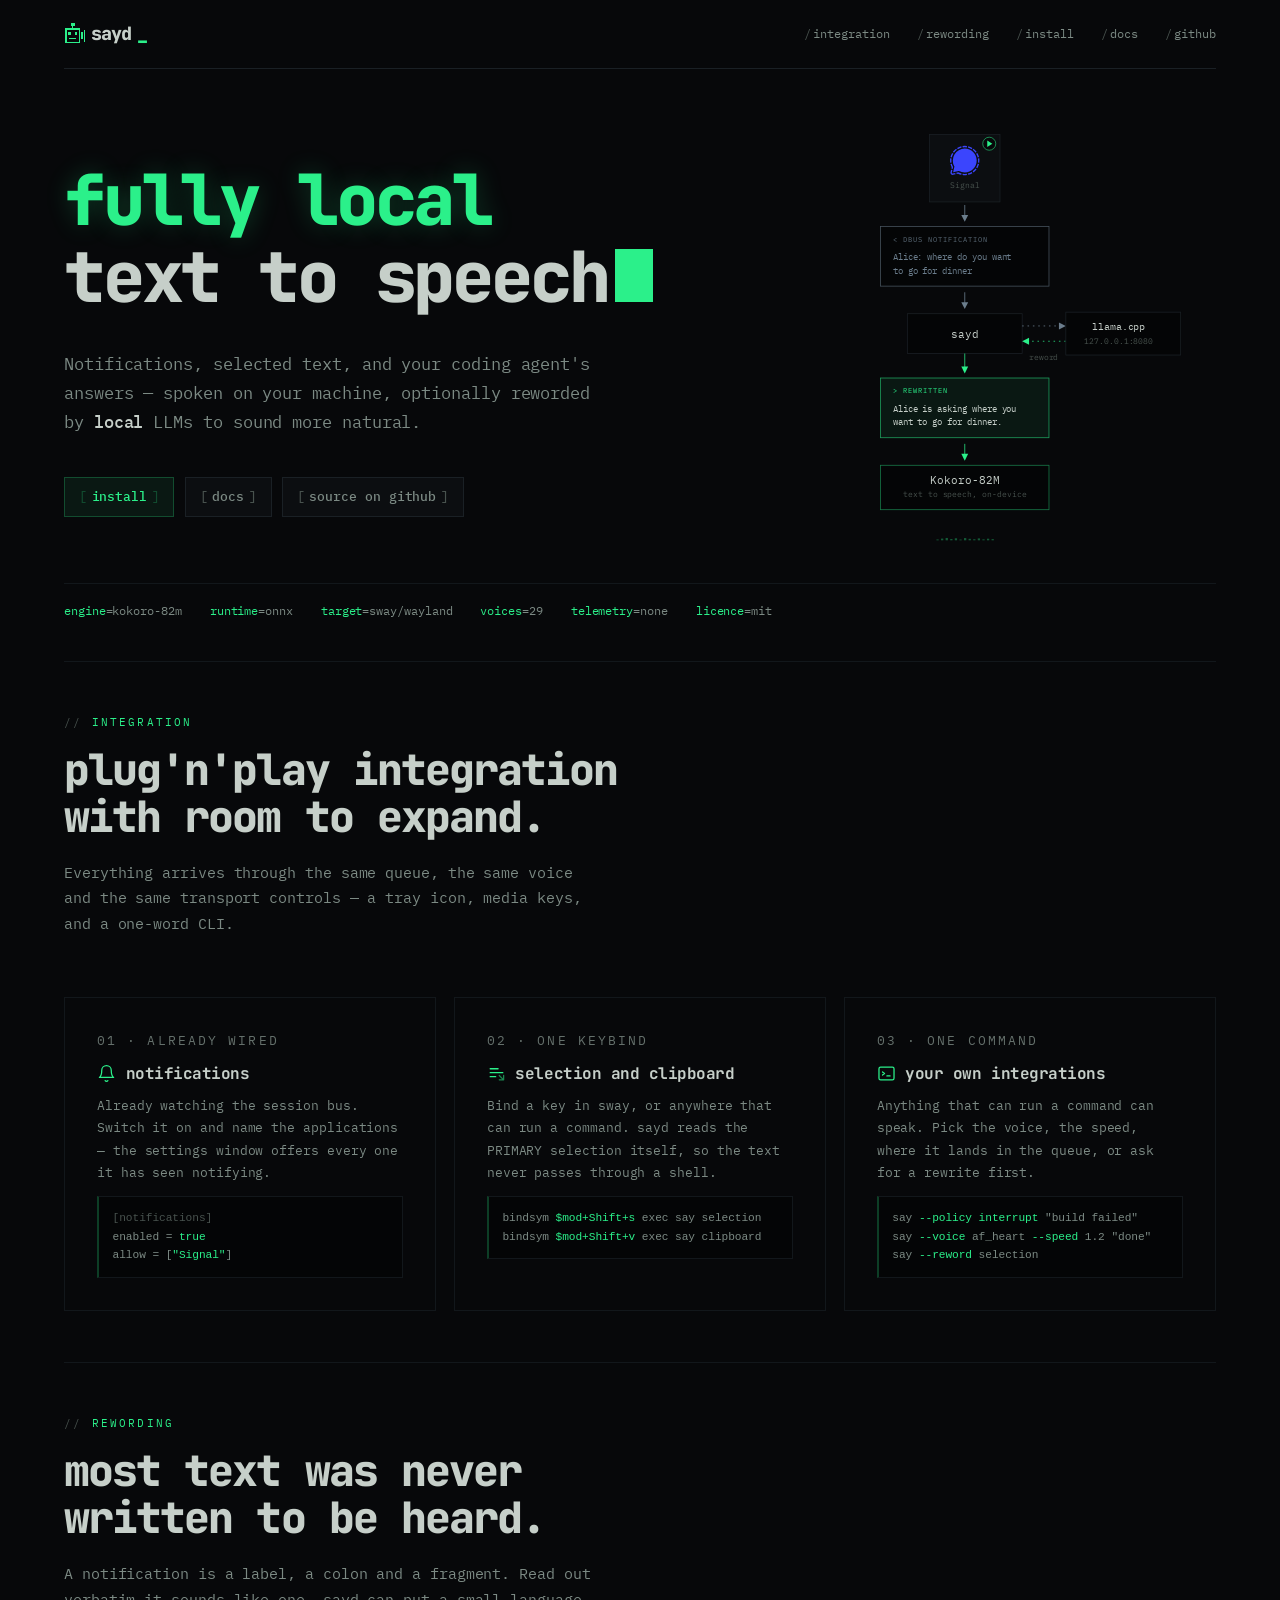
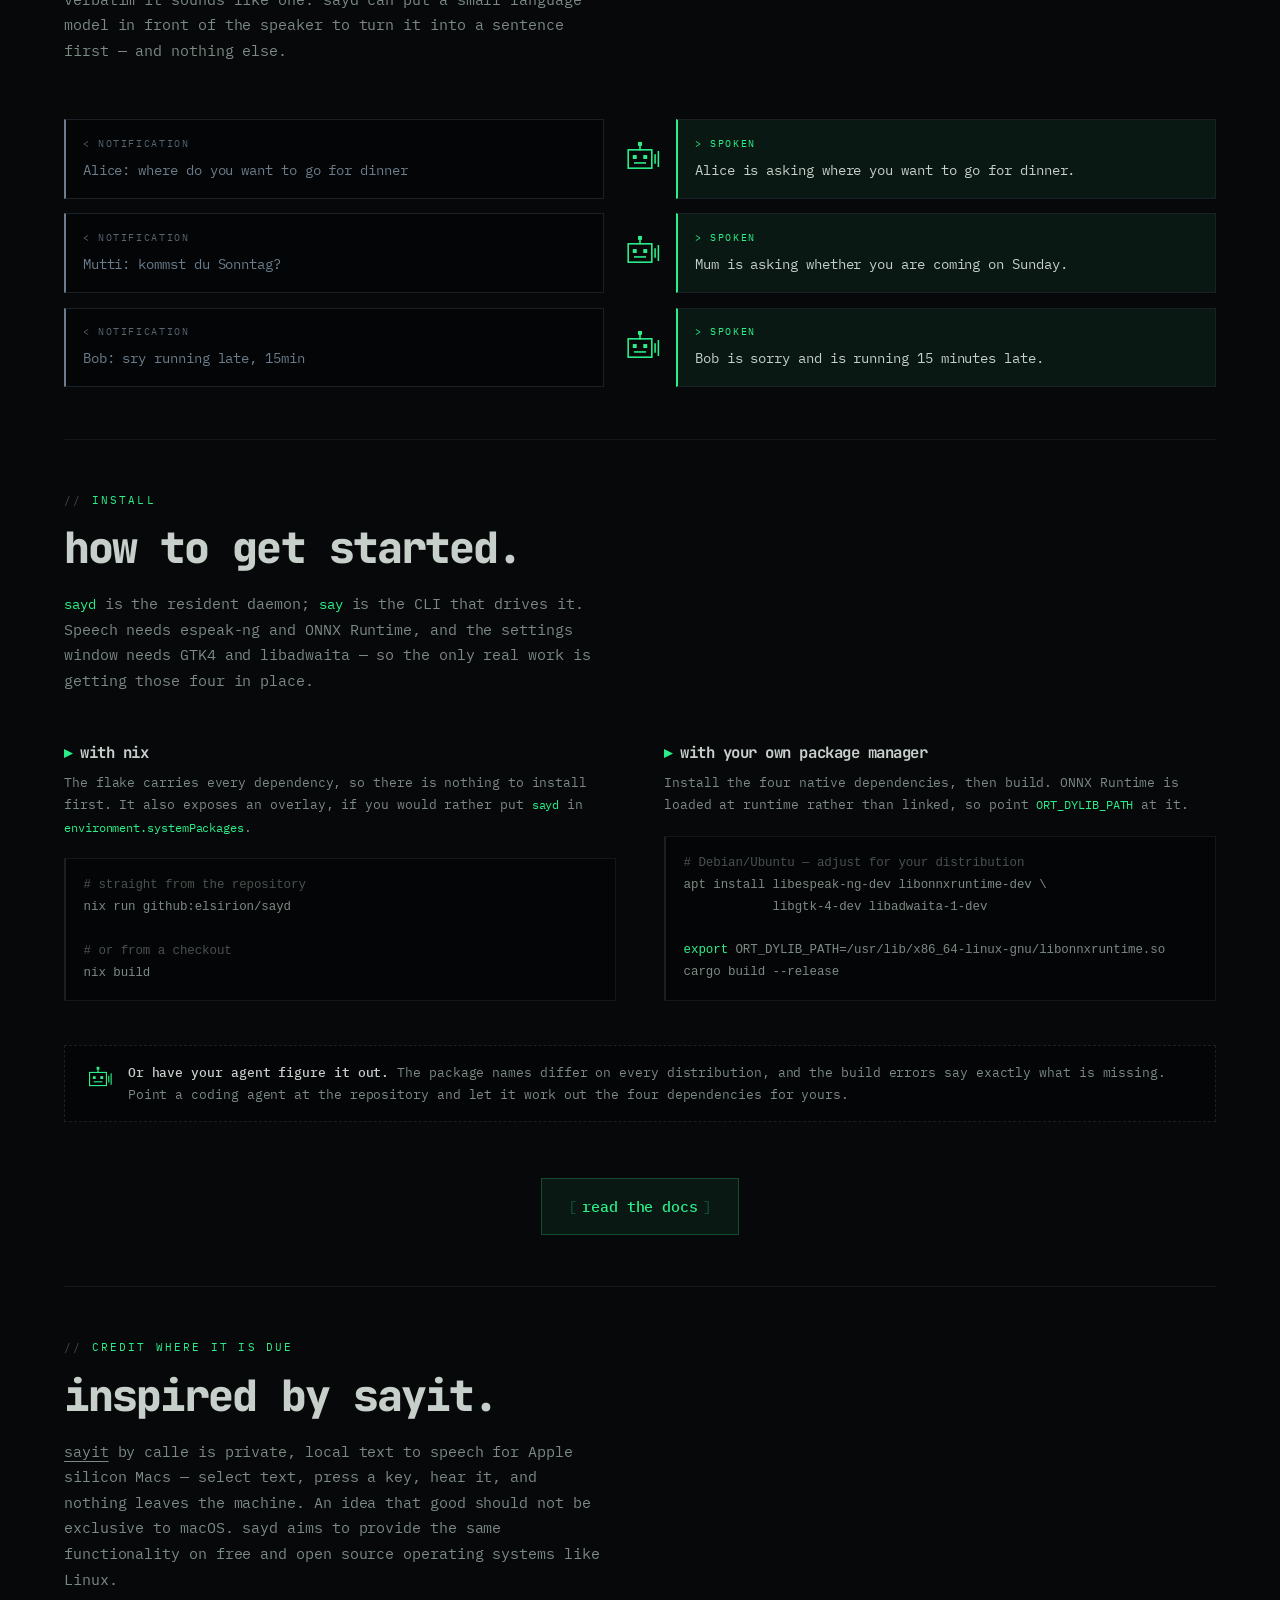
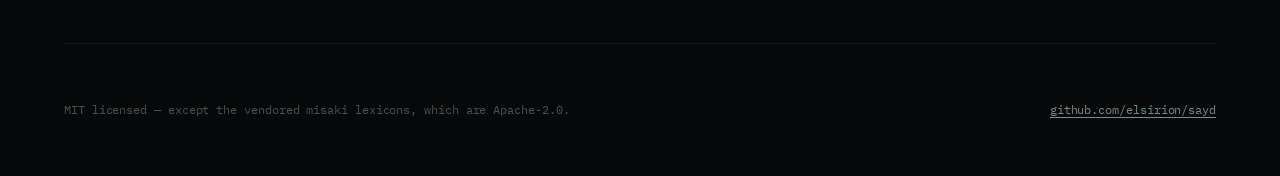
<file: site/index.html>
<!doctype html>
<html lang="en">
<head>
<meta charset="utf-8">
<meta name="viewport" content="width=device-width, initial-scale=1">
<title>sayd — fully local text to speech</title>
<meta name="description" content="Local text-to-speech for sway and Wayland. Notifications, selected text and your agent's answers, spoken on your machine.">
<meta name="color-scheme" content="dark">
<link rel="stylesheet" href="style.css">
<link rel="icon" href="icon.svg" type="image/svg+xml">
<meta property="og:title" content="sayd — fully local text to speech">
<meta property="og:description" content="Local text-to-speech for sway and Wayland. Notifications, selected text and your agent's answers, spoken on your machine.">
<meta property="og:type" content="website">
<meta property="og:url" content="https://sayd.sh/">
<meta property="og:image" content="https://sayd.sh/social-card.png">
<meta property="og:image:width" content="1200">
<meta property="og:image:height" content="630">
<meta property="og:image:alt" content="sayd — fully local text to speech. Notifications, selected text and your coding agent's answers, spoken on your machine.">
<meta name="twitter:card" content="summary_large_image">
</head>
<body>

<svg width="0" height="0" aria-hidden="true" style="position:absolute">
  <symbol id="bot" viewBox="0 0 64 64">
    <g fill="none" stroke="currentColor" stroke-width="2.4" stroke-linecap="square" stroke-linejoin="miter">
      <path d="M32 18v-6"/>
      <rect x="14" y="18" width="36" height="28"/>
      <path d="M24 38h16"/>
      <path class="bot-wave" d="M55 26v12"/>
      <path class="bot-wave" d="M60 21v22"/>
    </g>
    <rect class="bot-ping" x="29" y="6" width="6" height="6" fill="currentColor"/>
    <g fill="currentColor">
      <rect class="bot-eye" x="21" y="26" width="6" height="6"/>
      <rect class="bot-eye" x="37" y="26" width="6" height="6"/>
    </g>
  </symbol>
</svg>

<header class="wrap masthead">
  <a class="wordmark" href="./"><svg class="wordmark__bot" viewBox="0 0 16 16" width="18" height="18" aria-hidden="true" shape-rendering="crispEdges" fill="currentColor"><rect x="5" y="0" width="3" height="1"/><rect x="5" y="1" width="3" height="1"/><rect x="6" y="2" width="1" height="1"/><rect x="6" y="3" width="1" height="1"/><rect x="1" y="4" width="11" height="1"/><rect x="1" y="5" width="1" height="1"/><rect x="11" y="5" width="1" height="1"/><rect x="15" y="5" width="1" height="1"/><rect x="1" y="6" width="1" height="1"/><rect x="11" y="6" width="1" height="1"/><rect x="15" y="6" width="1" height="1"/><rect x="1" y="7" width="1" height="1"/><rect x="3" y="7" width="2" height="1"/><rect x="8" y="7" width="2" height="1"/><rect x="11" y="7" width="1" height="1"/><rect x="13" y="7" width="1" height="1"/><rect x="15" y="7" width="1" height="1"/><rect x="1" y="8" width="1" height="1"/><rect x="3" y="8" width="2" height="1"/><rect x="8" y="8" width="2" height="1"/><rect x="11" y="8" width="1" height="1"/><rect x="13" y="8" width="1" height="1"/><rect x="15" y="8" width="1" height="1"/><rect x="1" y="9" width="1" height="1"/><rect x="11" y="9" width="1" height="1"/><rect x="13" y="9" width="1" height="1"/><rect x="15" y="9" width="1" height="1"/><rect x="1" y="10" width="1" height="1"/><rect x="11" y="10" width="1" height="1"/><rect x="13" y="10" width="1" height="1"/><rect x="15" y="10" width="1" height="1"/><rect x="1" y="11" width="1" height="1"/><rect x="4" y="11" width="5" height="1"/><rect x="11" y="11" width="1" height="1"/><rect x="13" y="11" width="1" height="1"/><rect x="15" y="11" width="1" height="1"/><rect x="1" y="12" width="1" height="1"/><rect x="11" y="12" width="1" height="1"/><rect x="15" y="12" width="1" height="1"/><rect x="1" y="13" width="1" height="1"/><rect x="11" y="13" width="1" height="1"/><rect x="15" y="13" width="1" height="1"/><rect x="1" y="14" width="11" height="1"/></svg>sayd</a>
  <nav>
    <a href="#integration">integration</a>
    <a href="#reword">rewording</a>
    <a href="#install">install</a>
    <a href="docs.html">docs</a>
    <a href="https://github.com/elsirion/sayd">github</a>
  </nav>
</header>

<main>

<section class="wrap hero" style="border-top:0">
  <div class="hero__grid">
  <div class="hero__text">
  <h1><span class="out">Fully local</span><br>Text to Speech</h1>
  <p class="lede">
    Notifications, selected text, and your coding agent's answers — spoken on your
    machine, optionally reworded by <strong>local</strong> LLMs to sound more natural.
  </p>

  <div class="cta">
    <a class="btn btn--solid" href="#install">install</a>
    <a class="btn btn--ghost" href="docs.html">docs</a>
    <a class="btn btn--ghost" href="https://github.com/elsirion/sayd">source on github</a>
  </div>
  </div>

  <div class="hero__flow scroller">
  <svg class="flow" viewBox="0 -12 420 540" role="img" aria-label="Pipeline, top to bottom: Signal emits a D-Bus notification reading &quot;Alice: where do you want to go for dinner&quot;. sayd receives it, sends it sideways to a llama.cpp server on localhost and gets back &quot;Alice is asking where you want to go for dinner.&quot;, then hands that to the Kokoro-82M text-to-speech engine, which plays it.">

    <!-- Signal -->
    <g class="f-trigger" role="button" tabindex="0" aria-label="Play: watch the notification travel through sayd and hear the result">
      <title>Play the pipeline</title>
      <rect class="f-frame" x="84" y="-10" width="92" height="88"/>
      <g class="f-signal" transform="translate(110.8 4.8) scale(1.6)">
        <path d="M12 0q-.934 0-1.83.139l.17 1.111a11 11 0 0 1 3.32 0l.172-1.111A12 12 0 0 0 12 0M9.152.34A12 12 0 0 0 5.77 1.742l.584.961a10.8 10.8 0 0 1 3.066-1.27zm5.696 0-.268 1.094a10.8 10.8 0 0 1 3.066 1.27l.584-.962A12 12 0 0 0 14.848.34M12 2.25a9.75 9.75 0 0 0-8.539 14.459c.074.134.1.292.064.441l-1.013 4.338 4.338-1.013a.62.62 0 0 1 .441.064A9.7 9.7 0 0 0 12 21.75c5.385 0 9.75-4.365 9.75-9.75S17.385 2.25 12 2.25m-7.092.068a12 12 0 0 0-2.59 2.59l.909.664a11 11 0 0 1 2.345-2.345zm14.184 0-.664.909a11 11 0 0 1 2.345 2.345l.909-.664a12 12 0 0 0-2.59-2.59M1.742 5.77A12 12 0 0 0 .34 9.152l1.094.268a10.8 10.8 0 0 1 1.269-3.066zm20.516 0-.961.584a10.8 10.8 0 0 1 1.27 3.066l1.093-.268a12 12 0 0 0-1.402-3.383M.138 10.168A12 12 0 0 0 0 12q0 .934.139 1.83l1.111-.17A11 11 0 0 1 1.125 12q0-.848.125-1.66zm23.723.002-1.111.17q.125.812.125 1.66c0 .848-.042 1.12-.125 1.66l1.111.172a12.1 12.1 0 0 0 0-3.662M1.434 14.58l-1.094.268a12 12 0 0 0 .96 2.591l-.265 1.14 1.096.255.36-1.539-.188-.365a10.8 10.8 0 0 1-.87-2.35m21.133 0a10.8 10.8 0 0 1-1.27 3.067l.962.584a12 12 0 0 0 1.402-3.383zm-1.793 3.848a11 11 0 0 1-2.345 2.345l.664.909a12 12 0 0 0 2.59-2.59zm-19.959 1.1L.357 21.48a1.8 1.8 0 0 0 2.162 2.161l1.954-.455-.256-1.095-1.953.455a.675.675 0 0 1-.81-.81l.454-1.954zm16.832 1.769a10.8 10.8 0 0 1-3.066 1.27l.268 1.093a12 12 0 0 0 3.382-1.402zm-10.94.213-1.54.36.256 1.095 1.139-.266c.814.415 1.683.74 2.591.961l.268-1.094a10.8 10.8 0 0 1-2.35-.869zm3.634 1.24-.172 1.111a12.1 12.1 0 0 0 3.662 0l-.17-1.111q-.812.125-1.66.125a11 11 0 0 1-1.66-.125"/>
      </g>
      <text class="f-sub" x="130" y="60" text-anchor="middle">Signal</text>
      <g class="f-playicon" transform="translate(162 2)">
        <circle r="8.5"/>
        <path d="M-2.6 -4.2L4 0l-6.6 4.2z"/>
      </g>
    </g>

    <path class="f-wire f-wire--steel" d="M130 82v14"/>
    <path class="f-head f-head--steel" d="M130 104l-4.5-9h9z"/>

    <!-- the notification as it arrives -->
    <rect class="f-raw" x="20" y="110" width="220" height="78"/>
    <text class="f-tag f-tag--steel" x="36" y="130">&lt; DBUS NOTIFICATION</text>
    <text class="f-text-raw" x="36" y="154">Alice: where do you want</text>
    <text class="f-text-raw" x="36" y="172">to go for dinner</text>

    <!-- what the desktop actually shows when the notification lands -->
    <g class="f-toast">
      <rect class="f-toast-bg" x="248" y="108" width="170" height="60" rx="5"/>
      <text class="f-toast-title" x="259" y="127">Alice</text>
      <text class="f-toast-time" x="407" y="127" text-anchor="end">now</text>
      <text class="f-toast-body" x="259" y="143">where do you want to go</text>
      <text class="f-toast-body" x="259" y="156">for dinner</text>
    </g>

    <path class="f-wire f-wire--steel" d="M130 196v14"/>
    <path class="f-head f-head--steel" d="M130 218l-4.5-9h9z"/>

    <!-- sayd, with the lateral trip to the model server -->
    <rect class="f-node" x="55" y="224" width="150" height="52"/>
    <text class="f-label" x="130" y="256" text-anchor="middle">sayd</text>

    <path class="f-wire f-wire--steel f-pulse" d="M205 240h48"/>
    <path class="f-head f-head--steel" d="M262 240l-9-4.5v9z"/>
    <path class="f-wire f-wire--acid f-pulse" d="M262 260h-48"/>
    <path class="f-head f-head--acid" d="M205 260l9-4.5v9z"/>
    <text class="f-note" x="233" y="284" text-anchor="middle">reword</text>

    <rect class="f-node" x="262" y="222" width="150" height="56"/>
    <text class="f-label f-label--sm" x="331" y="245" text-anchor="middle">llama.cpp</text>
    <text class="f-sub" x="331" y="263" text-anchor="middle">127.0.0.1:8080</text>
    <g class="f-gear" transform="translate(394 250)">
      <g class="f-gear-spin"><path fill-rule="evenodd" d="M5.40 0.00 L7.98 0.63 L7.57 2.59 L4.96 2.14 L3.82 3.82 L5.20 6.08 L3.52 7.18 L1.99 5.02 L0.00 5.40 L-0.63 7.98 L-2.59 7.57 L-2.14 4.96 L-3.82 3.82 L-6.08 5.20 L-7.18 3.52 L-5.02 1.99 L-5.40 0.00 L-7.98 -0.63 L-7.57 -2.59 L-4.96 -2.14 L-3.82 -3.82 L-5.20 -6.08 L-3.52 -7.18 L-1.99 -5.02 L-0.00 -5.40 L0.63 -7.98 L2.59 -7.57 L2.14 -4.96 L3.82 -3.82 L6.08 -5.20 L7.18 -3.52 L5.02 -1.99 Z M2.60 0 A2.60 2.60 0 1 0 -2.60 0 A2.60 2.60 0 1 0 2.60 0 Z"/></g>
    </g>

    <path class="f-wire f-wire--acid" d="M130 276v18"/>
    <path class="f-head f-head--acid" d="M130 302l-4.5-9h9z"/>

    <!-- what comes back -->
    <rect class="f-spoken" x="20" y="308" width="220" height="78"/>
    <text class="f-tag f-tag--acid" x="36" y="328">&gt; REWRITTEN</text>
    <text class="f-text-spoken" x="36" y="352">Alice is asking where you</text>
    <text class="f-text-spoken" x="36" y="370">want to go for dinner.</text>

    <path class="f-wire f-wire--acid" d="M130 394v14"/>
    <path class="f-head f-head--acid" d="M130 416l-4.5-9h9z"/>

    <!-- the engine, and the sound it makes -->
    <rect class="f-node f-node--acid" x="20" y="422" width="220" height="58"/>
    <text class="f-label" x="130" y="446" text-anchor="middle">Kokoro-82M</text>
    <text class="f-sub" x="130" y="464" text-anchor="middle">text to speech, on-device</text>

    <circle class="f-packet" r="3.6"/>

    <g class="f-out">
      <rect class="f-bar" x="93" y="512" width="3" height="8" style="animation-delay:-.10s"/>
      <rect class="f-bar" x="99" y="504" width="3" height="16" style="animation-delay:-.55s"/>
      <rect class="f-bar" x="105" y="498" width="3" height="22" style="animation-delay:-.25s"/>
      <rect class="f-bar" x="111" y="508" width="3" height="12" style="animation-delay:-.80s"/>
      <rect class="f-bar" x="117" y="501" width="3" height="19" style="animation-delay:-.40s"/>
      <rect class="f-bar" x="123" y="513" width="3" height="7" style="animation-delay:-.05s"/>
      <rect class="f-bar" x="129" y="499" width="3" height="21" style="animation-delay:-.65s"/>
      <rect class="f-bar" x="135" y="506" width="3" height="14" style="animation-delay:-.30s"/>
      <rect class="f-bar" x="141" y="510" width="3" height="10" style="animation-delay:-.90s"/>
      <rect class="f-bar" x="147" y="502" width="3" height="18" style="animation-delay:-.15s"/>
      <rect class="f-bar" x="153" y="511" width="3" height="9" style="animation-delay:-.70s"/>
      <rect class="f-bar" x="159" y="505" width="3" height="15" style="animation-delay:-.45s"/>
      <rect class="f-bar" x="165" y="509" width="3" height="11" style="animation-delay:-.20s"/>
    </g>
  </svg>
  </div>
  </div>

  <div class="facts">
    <span><b>engine</b>=kokoro-82m</span>
    <span><b>runtime</b>=onnx</span>
    <span><b>target</b>=sway/wayland</span>
    <span><b>voices</b>=29</span>
    <span><b>telemetry</b>=none</span>
    <span><b>licence</b>=mit</span>
  </div>
</section>

<!-- ------------------------------------------------------------------ -->

<section class="wrap" id="integration">
  <p class="eyebrow">integration</p>
  <h2>Plug'n'play integration<br>with room to expand.</h2>
  <p class="section-lede">
    Everything arrives through the same queue, the same voice and the same
    transport controls — a tray icon, media keys, and a one-word CLI.
  </p>

  <div class="cards reveal">
    <div class="card">
      <p class="card__step">01 · already wired</p>
      <h3><svg class="card-icon" viewBox="0 0 24 24" fill="none" stroke="currentColor" stroke-width="1.6" stroke-linecap="round" stroke-linejoin="round" aria-hidden="true">
          <path d="M18 8A6 6 0 1 0 6 8c0 7-3 9-3 9h18s-3-2-3-9"/><path d="M13.7 21a2 2 0 0 1-3.4 0"/>
        </svg>
        Notifications</h3>
      <p>Already watching the session bus. Switch it on and name the applications — the settings window offers every one it has seen notifying.</p>
<pre class="card-snip"><span class="c">[notifications]</span>
enabled = <span class="k">true</span>
allow = [<span class="k">"Signal"</span>]</pre>
    </div>

    <div class="card">
      <p class="card__step">02 · one keybind</p>
      <h3><svg class="card-icon" viewBox="0 0 24 24" fill="none" stroke="currentColor" stroke-width="1.6" stroke-linecap="round" stroke-linejoin="round" aria-hidden="true">
          <path d="M4 6h10M4 11h16M4 16h7"/><path d="M15.5 14.5 21 20m0-5.5V20h-5.5" opacity=".55"/>
        </svg>
        Selection and clipboard</h3>
      <p>Bind a key in sway, or anywhere that can run a command. sayd reads the PRIMARY selection itself, so the text never passes through a shell.</p>
<pre class="card-snip">bindsym <span class="k">$mod+Shift+s</span> exec say selection
bindsym <span class="k">$mod+Shift+v</span> exec say clipboard</pre>
    </div>

    <div class="card">
      <p class="card__step">03 · one command</p>
      <h3><svg class="card-icon" viewBox="0 0 24 24" fill="none" stroke="currentColor" stroke-width="1.6" stroke-linecap="round" stroke-linejoin="round" aria-hidden="true">
          <rect x="2.5" y="4" width="19" height="16" rx="2"/><path d="m7 10 2.5 2L7 14"/><path d="M12.5 15h4"/>
        </svg>
        Your own integrations</h3>
      <p>Anything that can run a command can speak. Pick the voice, the speed, where it lands in the queue, or ask for a rewrite first.</p>
<pre class="card-snip">say <span class="k">--policy interrupt</span> "build failed"
say <span class="k">--voice</span> af_heart <span class="k">--speed</span> 1.2 "done"
say <span class="k">--reword</span> selection</pre>
    </div>
  </div>
</section>

<!-- ------------------------------------------------------------------ -->

<section class="wrap" id="reword">
  <p class="eyebrow">rewording</p>
  <h2>Most text was never written to be heard.</h2>
  <p class="section-lede">
    A notification is a label, a colon and a fragment. Read out verbatim it sounds
    like one. sayd can put a small language model in front of the speaker to turn it
    into a sentence first — and nothing else.
  </p>

  <div class="pairs reveal">

    <div class="pair">
      <div class="said said--raw">
        <span class="said__tag">notification</span>
        <p>Alice: where do you want to go for dinner</p>
      </div>
      <div class="pair__bot" aria-hidden="true"><svg class="bot"><use href="#bot"/></svg></div>
      <div class="said said--spoken">
        <span class="said__tag">spoken</span>
        <p>Alice is asking where you want to go for dinner.</p>
      </div>
    </div>

    <div class="pair">
      <div class="said said--raw">
        <span class="said__tag">notification</span>
        <p>Mutti: kommst du Sonntag?</p>
      </div>
      <div class="pair__bot" aria-hidden="true"><svg class="bot"><use href="#bot"/></svg></div>
      <div class="said said--spoken">
        <span class="said__tag">spoken</span>
        <p>Mum is asking whether you are coming on Sunday.</p>
      </div>
    </div>

    <div class="pair">
      <div class="said said--raw">
        <span class="said__tag">notification</span>
        <p>Bob: sry running late, 15min</p>
      </div>
      <div class="pair__bot" aria-hidden="true"><svg class="bot"><use href="#bot"/></svg></div>
      <div class="said said--spoken">
        <span class="said__tag">spoken</span>
        <p>Bob is sorry and is running 15 minutes late.</p>
      </div>
    </div>

  </div>

</section>

<!-- ------------------------------------------------------------------ -->

<section class="wrap" id="install">
  <p class="eyebrow">install</p>
  <h2>How to get started.</h2>
  <p class="section-lede">
    <code>sayd</code> is the resident daemon; <code>say</code> is the CLI that drives it.
    Speech needs espeak-ng and ONNX Runtime, and the settings window needs GTK4 and
    libadwaita — so the only real work is getting those four in place.
  </p>

  <div class="detail">
    <div>
      <h3>With Nix</h3>
      <p>The flake carries every dependency, so there is nothing to install first. It also exposes an overlay, if you would rather put <code>sayd</code> in <code>environment.systemPackages</code>.</p>
<pre><span class="c"># straight from the repository</span>
nix run github:elsirion/sayd

<span class="c"># or from a checkout</span>
nix build</pre>
    </div>

    <div>
      <h3>With your own package manager</h3>
      <p>Install the four native dependencies, then build. ONNX Runtime is loaded at runtime rather than linked, so point <code>ORT_DYLIB_PATH</code> at it.</p>
<pre><span class="c"># Debian/Ubuntu — adjust for your distribution</span>
apt install libespeak-ng-dev libonnxruntime-dev \
            libgtk-4-dev libadwaita-1-dev

<span class="k">export</span> ORT_DYLIB_PATH=/usr/lib/x86_64-linux-gnu/libonnxruntime.so
cargo build --release</pre>
    </div>
  </div>

  <aside class="aside-bot">
    <svg class="aside-bot__icon" aria-hidden="true"><use href="#bot"/></svg>
    <p><b>Or have your agent figure it out.</b> The package names differ on every
    distribution, and the build errors say exactly what is missing. Point a coding
    agent at the repository and let it work out the four dependencies for yours.</p>
  </aside>

  <p class="docs-cta"><a class="btn btn--solid btn--big" href="docs.html">read the docs</a></p>
</section>

<!-- ------------------------------------------------------------------ -->

<section class="wrap" id="credits">
  <p class="eyebrow">credit where it is due</p>
  <h2>Inspired by sayit.</h2>
  <p class="section-lede">
    <a href="https://github.com/callebtc/sayit">sayit</a> by calle is private,
    local text to speech for Apple silicon Macs — select text, press a key,
    hear it, and nothing leaves the machine. An idea that good should not be
    exclusive to macOS. sayd aims to provide the same functionality on free
    and open source operating systems like Linux.
  </p>
</section>

</main>

<footer class="wrap">
  <span>MIT licensed — except the vendored misaki lexicons, which are Apache-2.0.</span>
  <span><a href="https://github.com/elsirion/sayd">github.com/elsirion/sayd</a></span>
</footer>

<audio id="say-audio" src="audio/say.mp3" preload="auto"></audio>

<script>
  // The hero pipeline plays back as a sequence: the notification travels down,
  // the model server grinds for a second, then the synthesised line is heard.
  // Timings here must stay in step with the keyframes in style.css.
  (() => {
    const svg = document.querySelector(".flow");
    const trigger = svg && svg.querySelector(".f-trigger");
    const audio = document.getElementById("say-audio");
    if (!svg || !trigger || !audio) return;

    const TRAVEL_MS = 3400;              // packet leaves Signal -> reaches Kokoro
    const calm = matchMedia("(prefers-reduced-motion: reduce)");
    let timers = [];
    let running = false;

    const clear = () => { timers.forEach(clearTimeout); timers = []; };
    const after = (ms, fn) => timers.push(setTimeout(fn, ms));

    const stop = () => {
      running = false;
      clear();
      svg.classList.remove("is-running", "is-playing");
      audio.pause();
      audio.currentTime = 0;
    };

    const speak = () => {
      svg.classList.add("is-playing");
      audio.currentTime = 0;
      const done = () => { svg.classList.remove("is-playing"); running = false; };
      audio.play().then(() => {
        audio.onended = done;
      }).catch(done);   // autoplay refused: end the sequence rather than hang
    };

    const run = () => {
      if (running) { stop(); return; }
      running = true;
      if (calm.matches) { speak(); return; }   // no travel, just the audio
      svg.classList.add("is-running");
      after(TRAVEL_MS, () => { svg.classList.remove("is-running"); speak(); });
    };

    trigger.addEventListener("click", run);
    trigger.addEventListener("keydown", (e) => {
      if (e.key === "Enter" || e.key === " ") { e.preventDefault(); run(); }
    });
  })();

  // Reveal on scroll. Gated on .js, so the page reads fine when this never runs.
  document.documentElement.classList.add("js");
  const seen = (els) => els.forEach((el) => el.classList.add("seen"));
  if (!window.IntersectionObserver || matchMedia("(prefers-reduced-motion: reduce)").matches) {
    seen([...document.querySelectorAll(".reveal")]);
  } else {
    const io = new IntersectionObserver((entries) => {
      for (const e of entries) {
        if (e.isIntersecting) { e.target.classList.add("seen"); io.unobserve(e.target); }
      }
    }, { rootMargin: "0px 0px -12% 0px" });
    document.querySelectorAll(".reveal").forEach((el) => io.observe(el));
  }
</script>

</body>
</html>
</file>
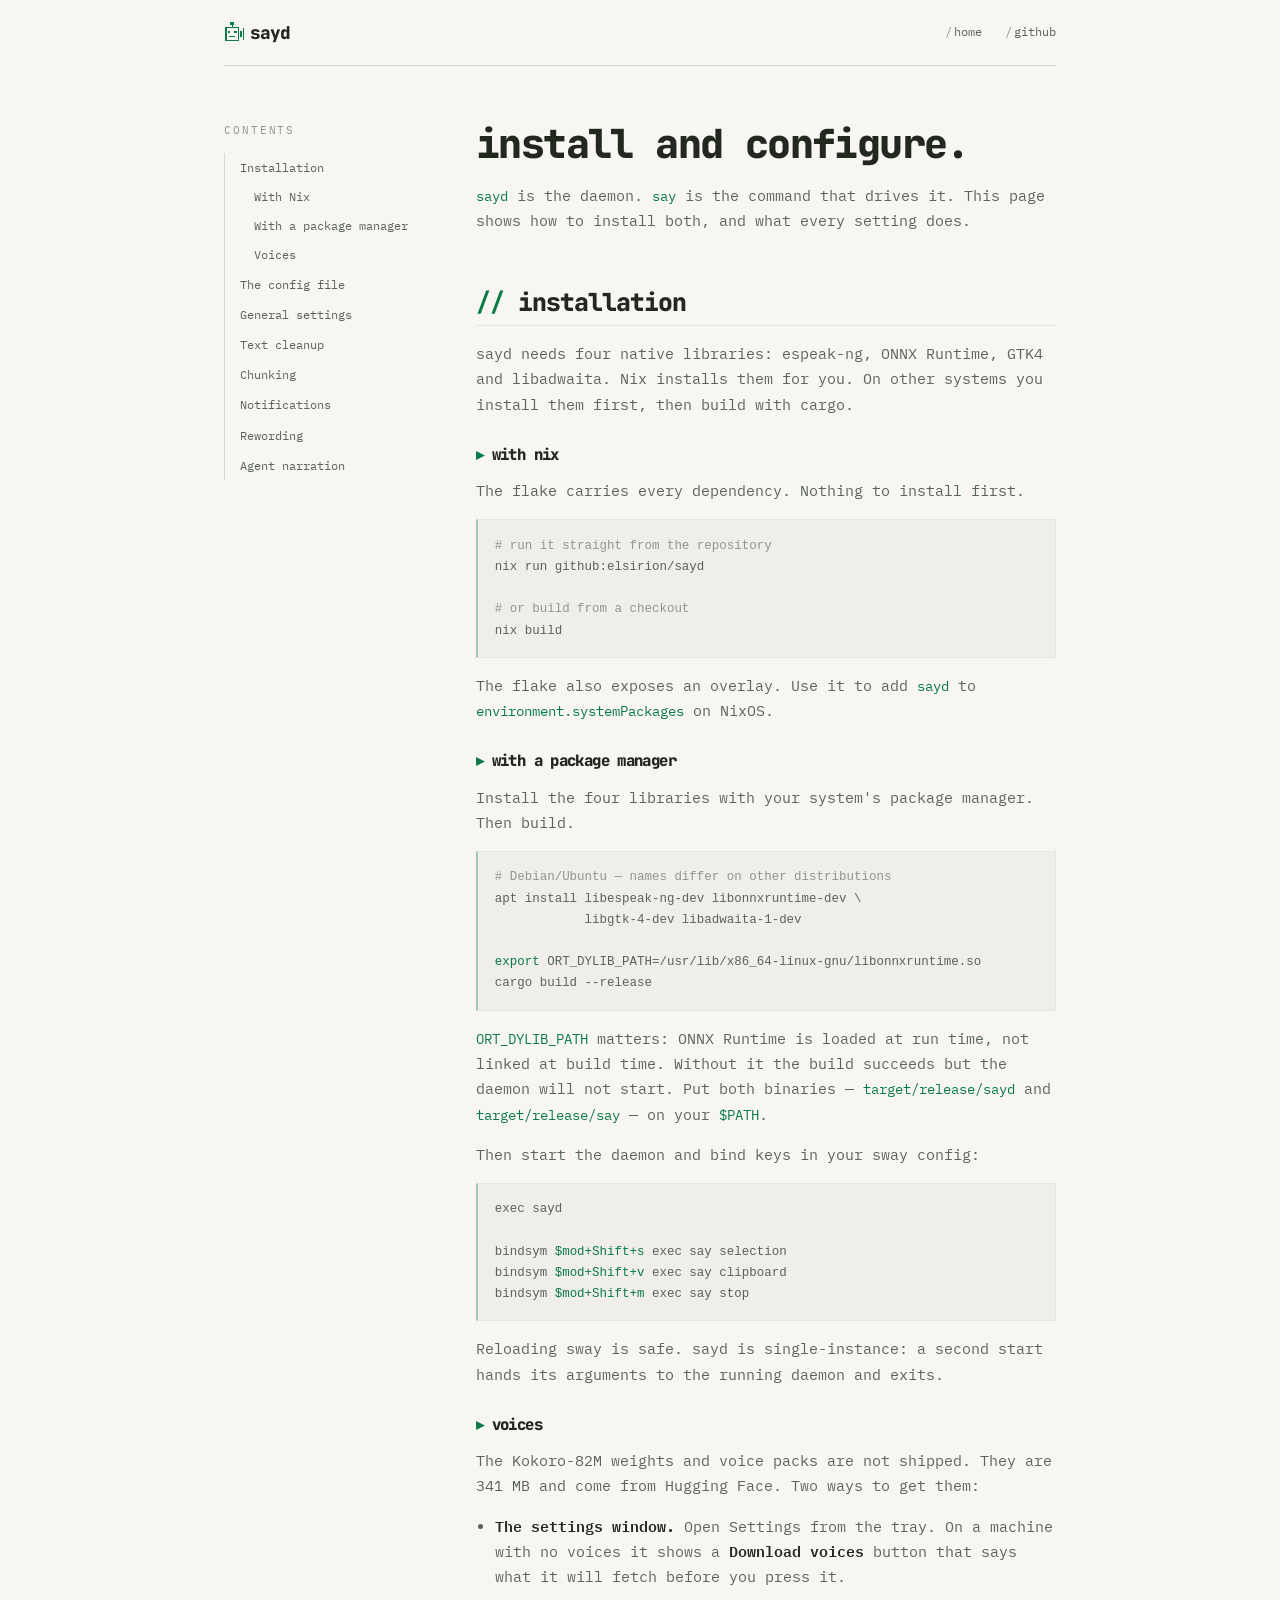
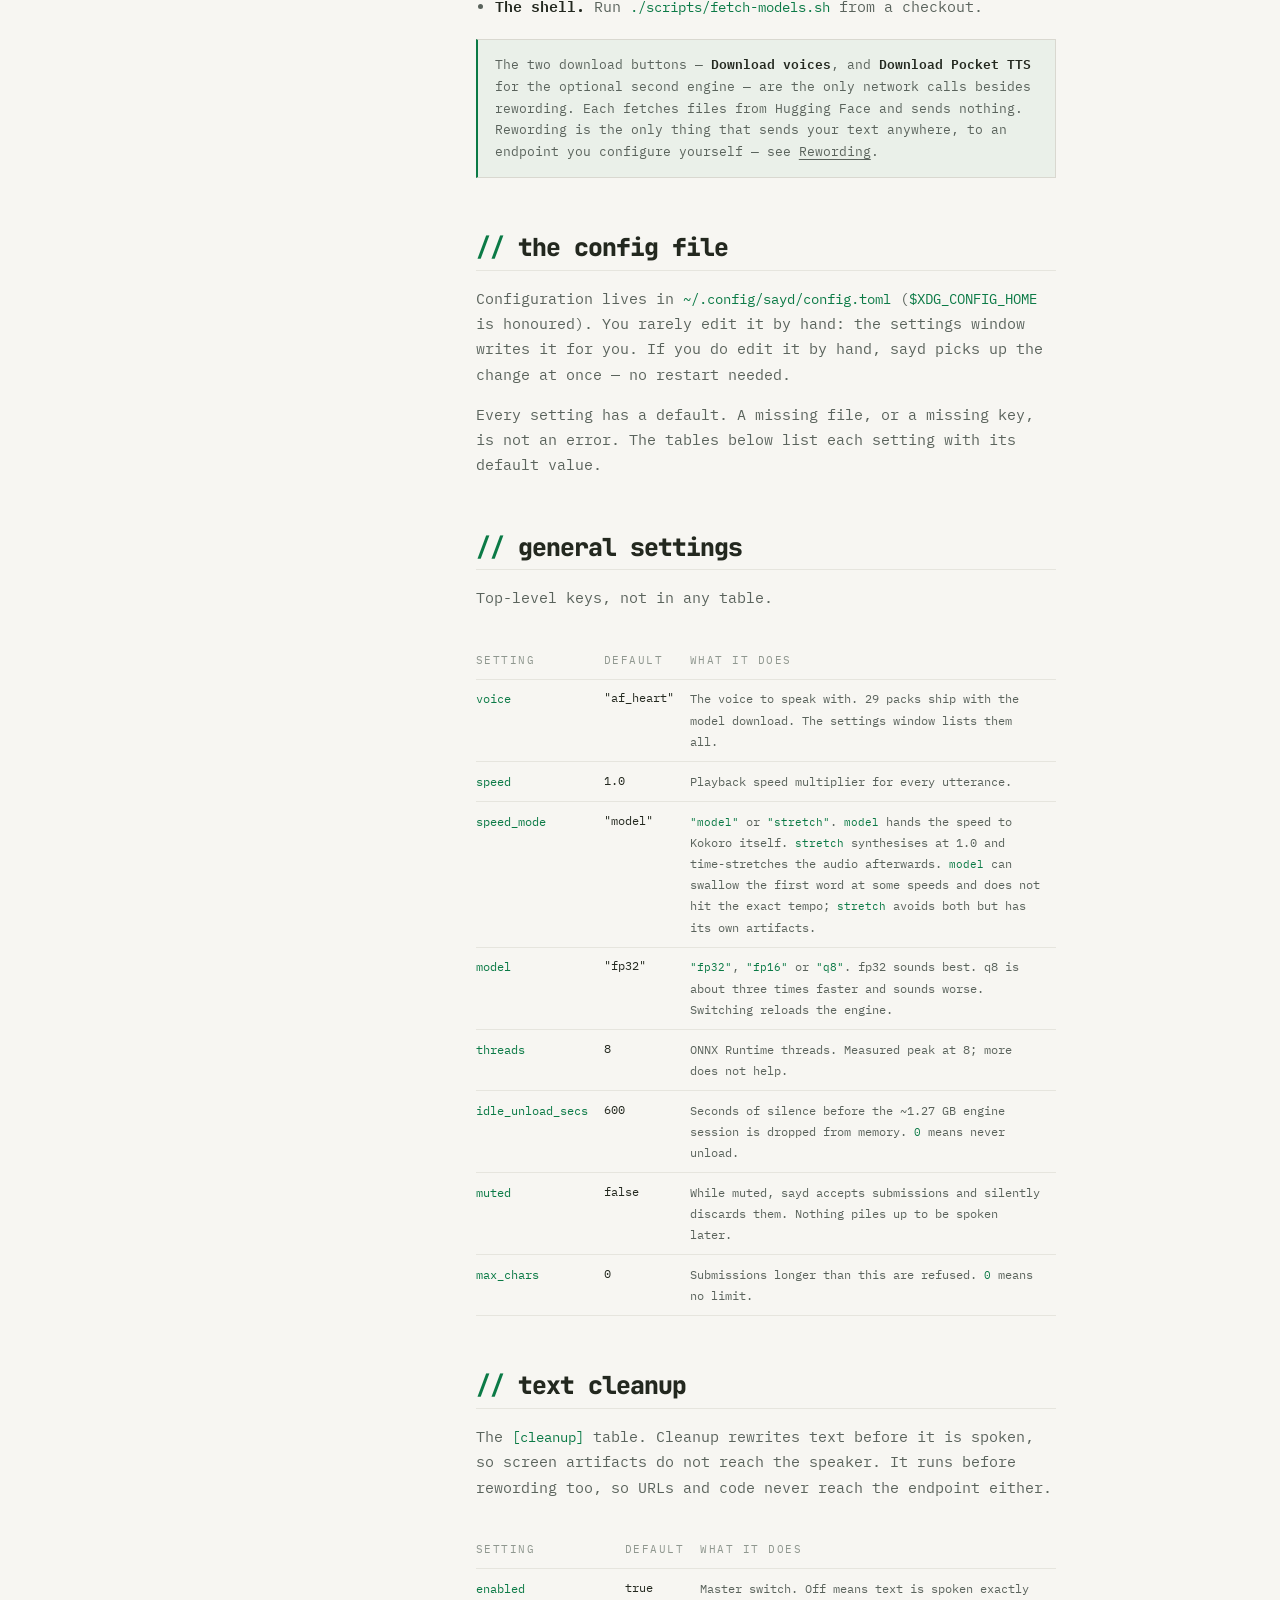
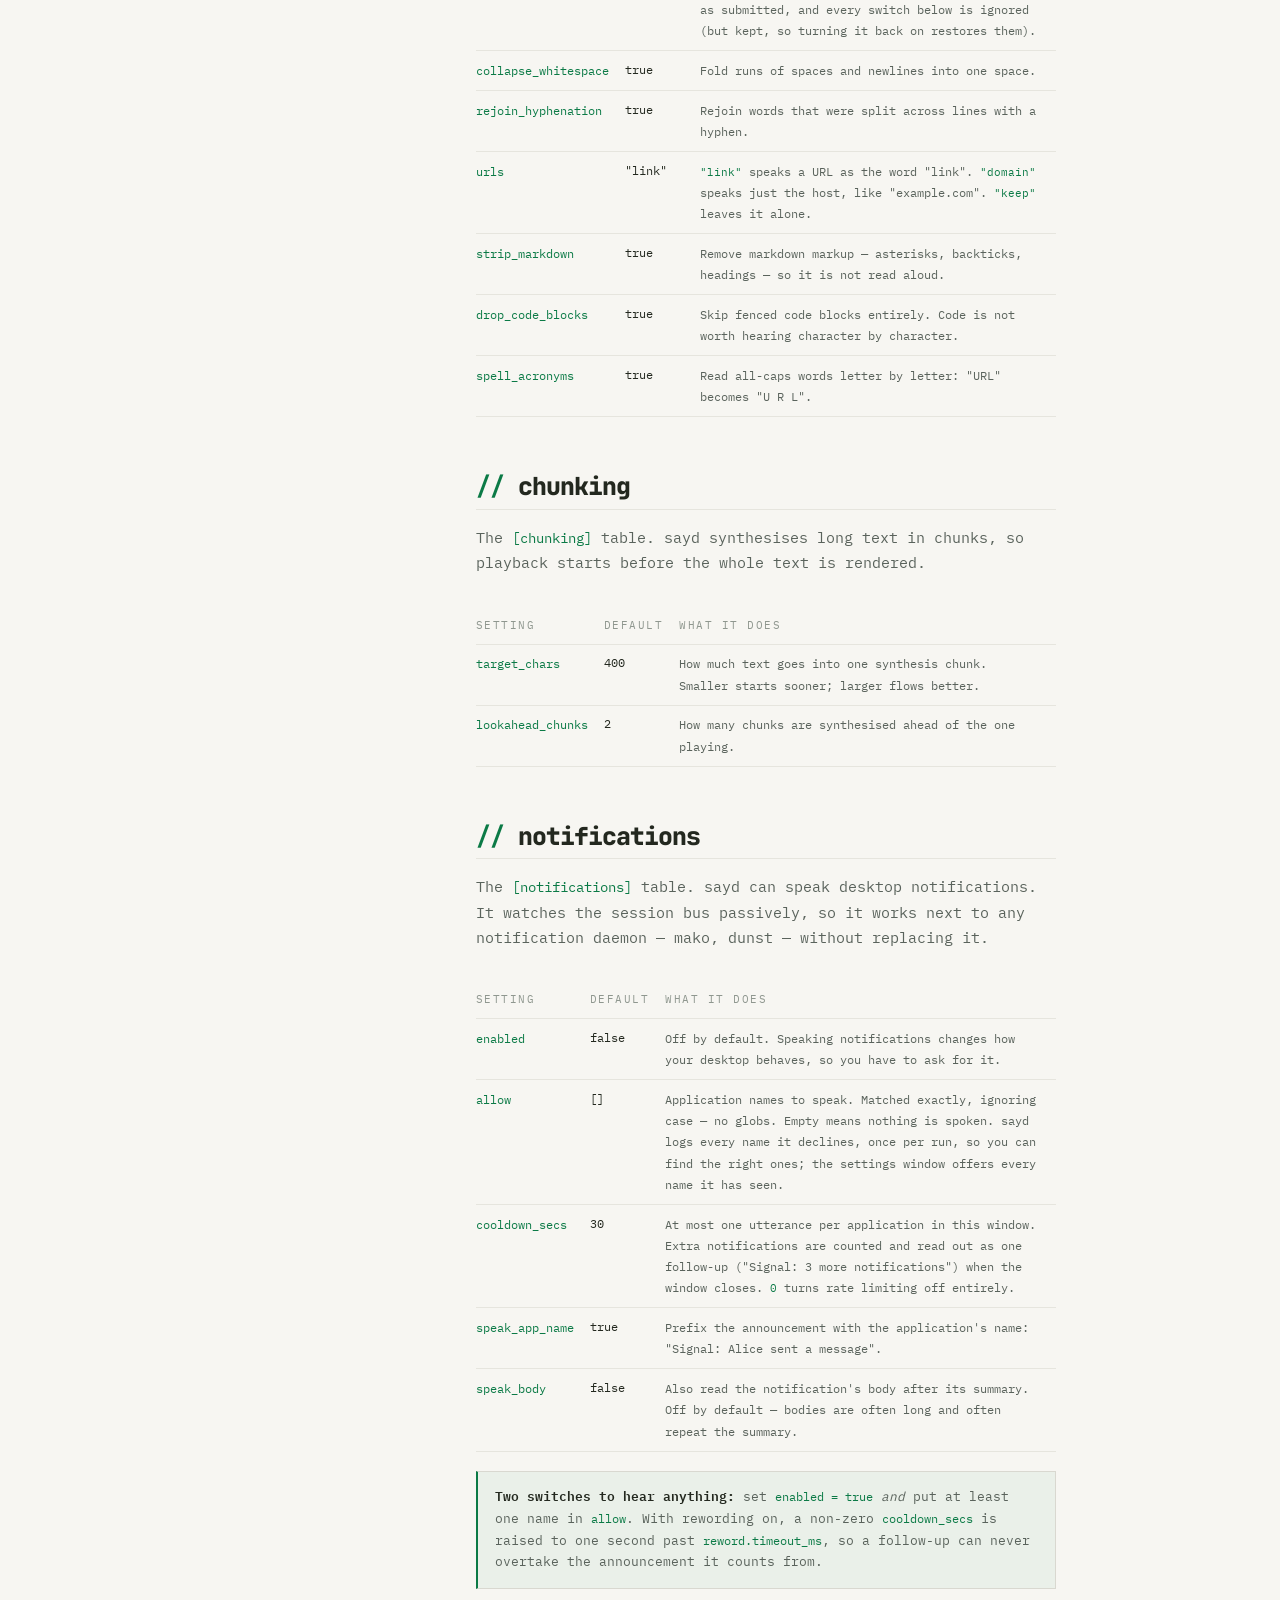
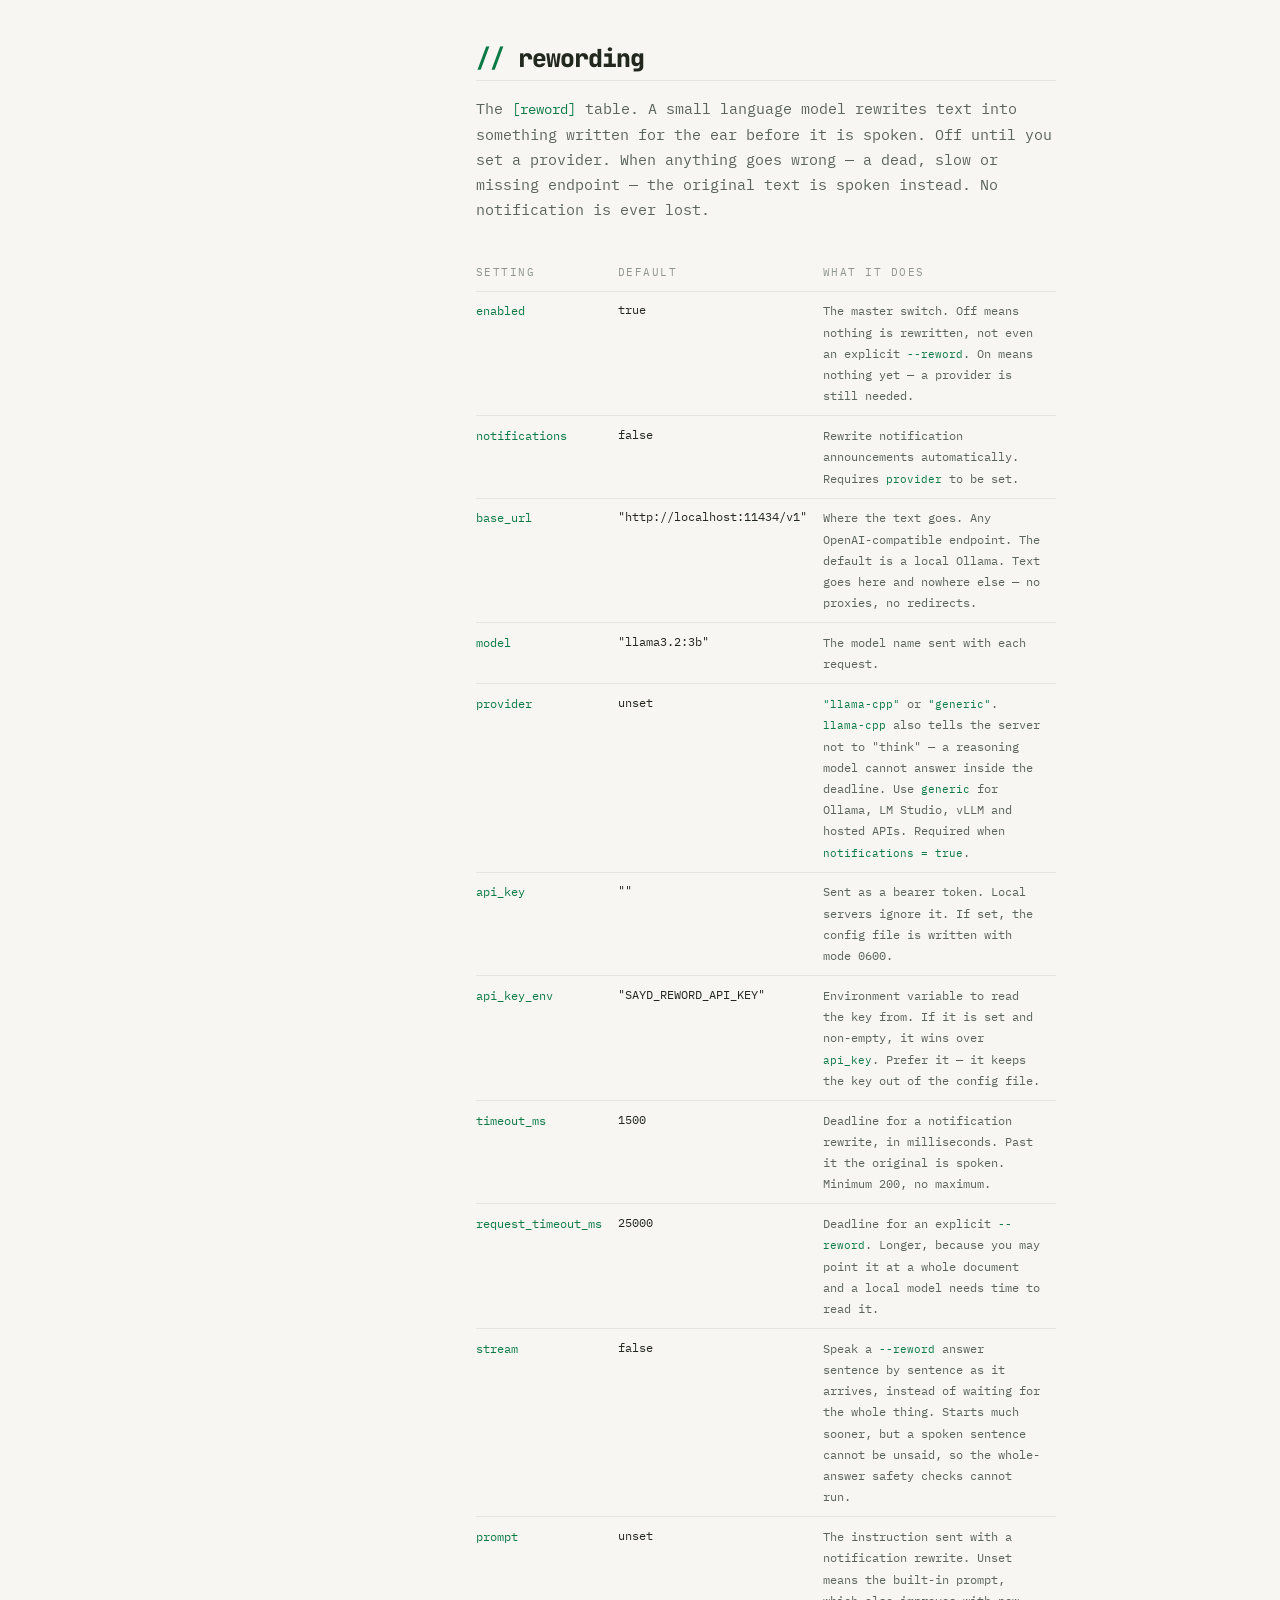
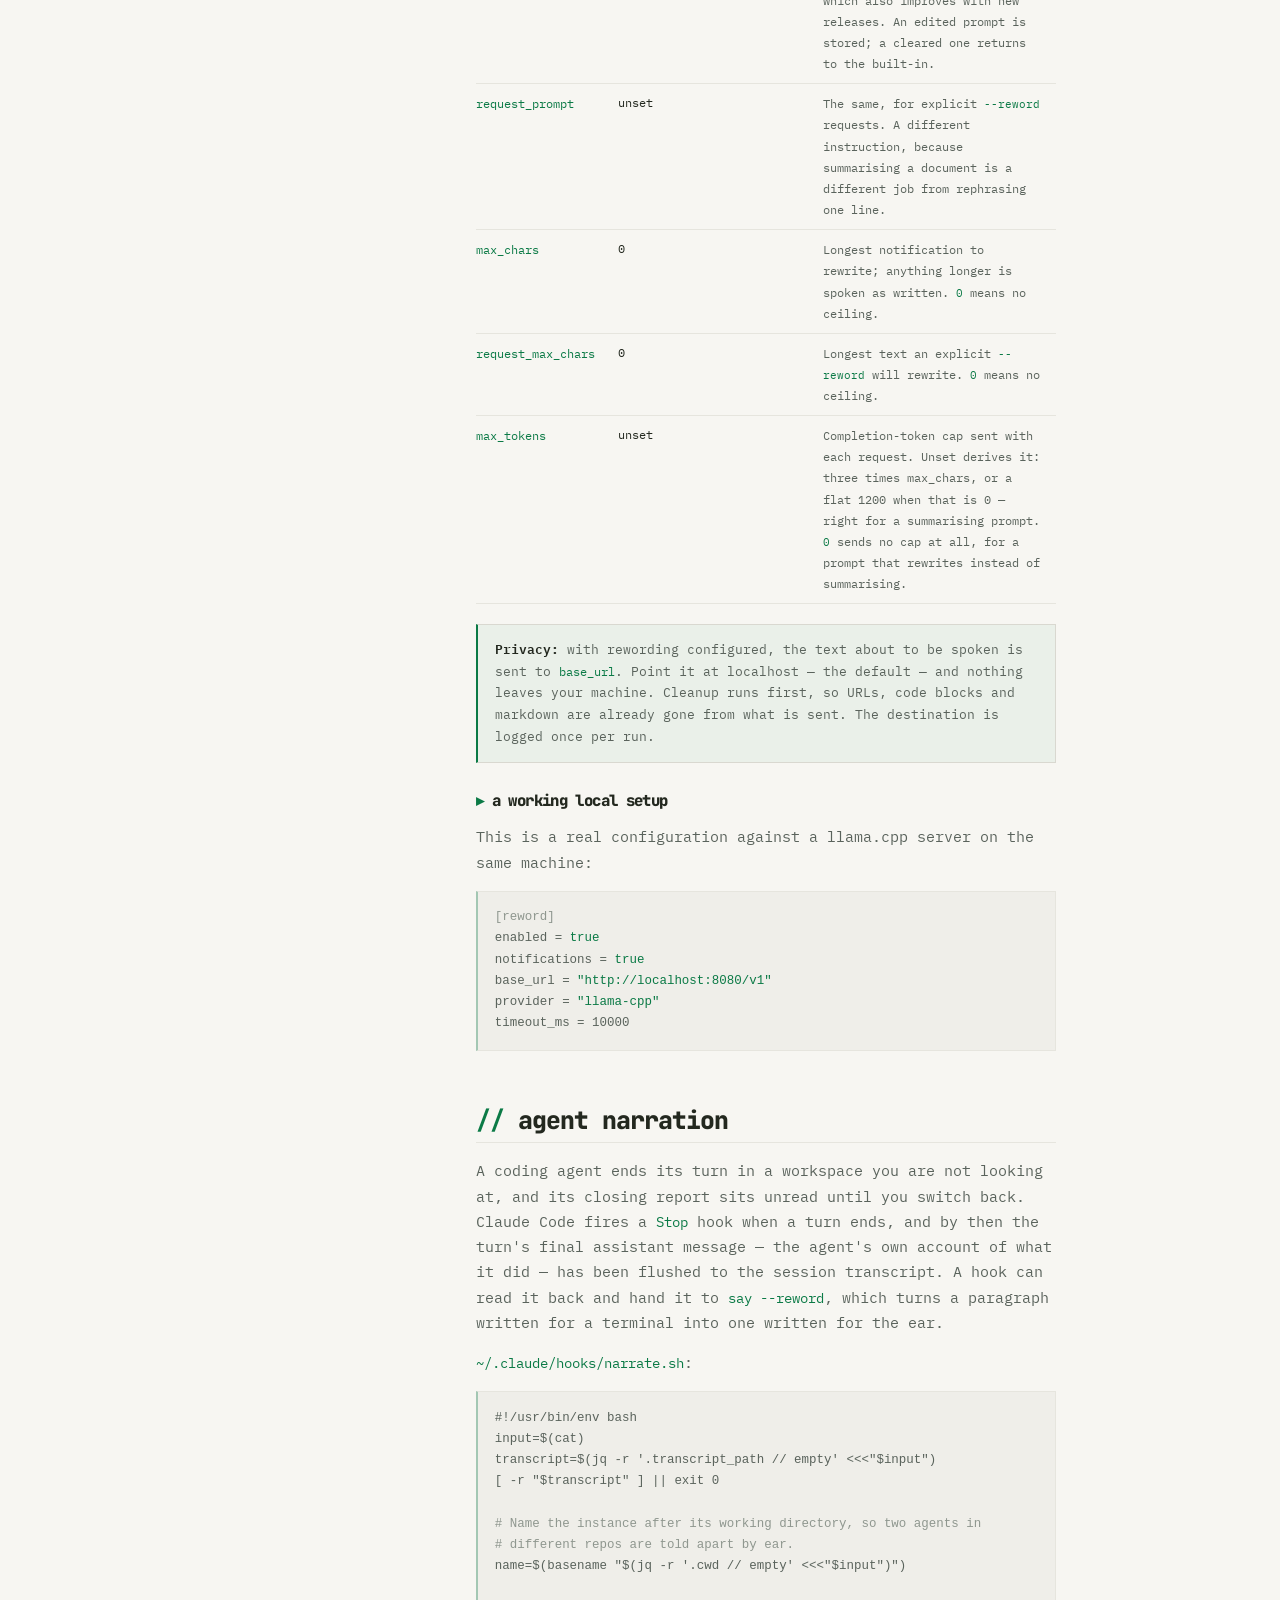
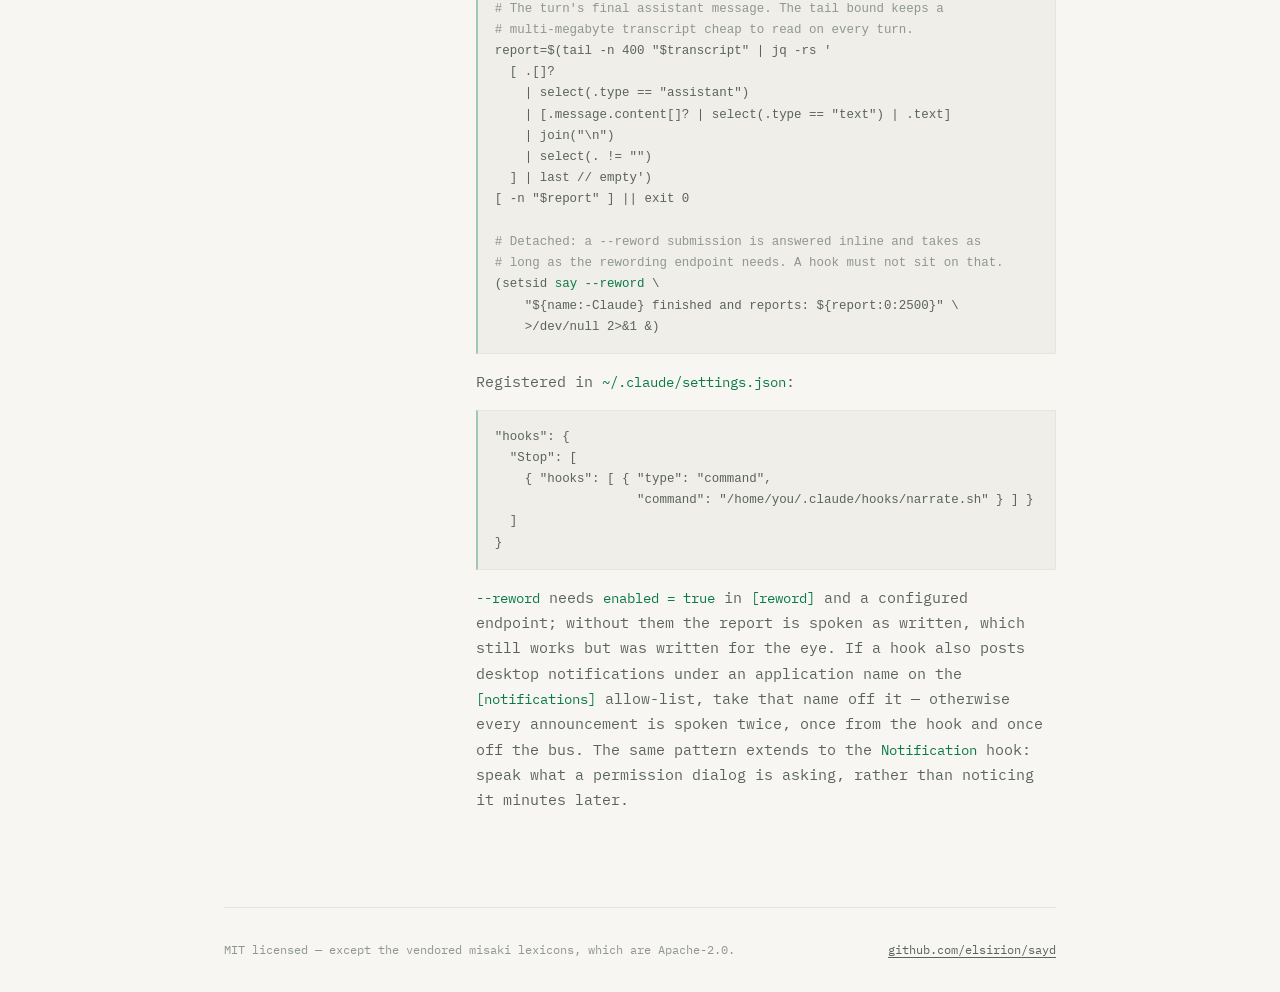
<file: site/docs.html>
<!doctype html>
<html lang="en">
<head>
<meta charset="utf-8">
<meta name="viewport" content="width=device-width, initial-scale=1">
<title>sayd docs — install and configure</title>
<meta name="description" content="How to install sayd and what every setting in config.toml does.">
<meta name="color-scheme" content="dark light">
<link rel="stylesheet" href="docs.css">
<link rel="icon" href="icon.svg" type="image/svg+xml">
<meta property="og:title" content="sayd — documentation">
<meta property="og:description" content="Every setting, the say CLI, D-Bus and MPRIS interfaces, rewording, agent narration.">
<meta property="og:type" content="website">
<meta property="og:url" content="https://sayd.sh/docs.html">
<meta property="og:image" content="https://sayd.sh/social-card.png">
<meta property="og:image:width" content="1200">
<meta property="og:image:height" content="630">
<meta property="og:image:alt" content="sayd — fully local text to speech. Notifications, selected text and your coding agent's answers, spoken on your machine.">
<meta name="twitter:card" content="summary_large_image">
</head>
<body>

<header class="wrap masthead">
  <a class="wordmark" href="./"><svg class="wordmark__bot" viewBox="0 0 16 16" width="18" height="18" aria-hidden="true" shape-rendering="crispEdges" fill="currentColor"><rect x="5" y="0" width="3" height="1"/><rect x="5" y="1" width="3" height="1"/><rect x="6" y="2" width="1" height="1"/><rect x="6" y="3" width="1" height="1"/><rect x="1" y="4" width="11" height="1"/><rect x="1" y="5" width="1" height="1"/><rect x="11" y="5" width="1" height="1"/><rect x="15" y="5" width="1" height="1"/><rect x="1" y="6" width="1" height="1"/><rect x="11" y="6" width="1" height="1"/><rect x="15" y="6" width="1" height="1"/><rect x="1" y="7" width="1" height="1"/><rect x="3" y="7" width="2" height="1"/><rect x="8" y="7" width="2" height="1"/><rect x="11" y="7" width="1" height="1"/><rect x="13" y="7" width="1" height="1"/><rect x="15" y="7" width="1" height="1"/><rect x="1" y="8" width="1" height="1"/><rect x="3" y="8" width="2" height="1"/><rect x="8" y="8" width="2" height="1"/><rect x="11" y="8" width="1" height="1"/><rect x="13" y="8" width="1" height="1"/><rect x="15" y="8" width="1" height="1"/><rect x="1" y="9" width="1" height="1"/><rect x="11" y="9" width="1" height="1"/><rect x="13" y="9" width="1" height="1"/><rect x="15" y="9" width="1" height="1"/><rect x="1" y="10" width="1" height="1"/><rect x="11" y="10" width="1" height="1"/><rect x="13" y="10" width="1" height="1"/><rect x="15" y="10" width="1" height="1"/><rect x="1" y="11" width="1" height="1"/><rect x="4" y="11" width="5" height="1"/><rect x="11" y="11" width="1" height="1"/><rect x="13" y="11" width="1" height="1"/><rect x="15" y="11" width="1" height="1"/><rect x="1" y="12" width="1" height="1"/><rect x="11" y="12" width="1" height="1"/><rect x="15" y="12" width="1" height="1"/><rect x="1" y="13" width="1" height="1"/><rect x="11" y="13" width="1" height="1"/><rect x="15" y="13" width="1" height="1"/><rect x="1" y="14" width="11" height="1"/></svg>sayd</a>
  <nav>
    <a href="./">home</a>
    <a href="https://github.com/elsirion/sayd">github</a>
  </nav>
</header>

<div class="wrap docs">

<nav class="toc" aria-label="Contents">
  <p class="toc__title">Contents</p>
  <ol>
    <li><a href="#install">Installation</a></li>
    <li class="toc--sub"><a href="#install-nix">With Nix</a></li>
    <li class="toc--sub"><a href="#install-pm">With a package manager</a></li>
    <li class="toc--sub"><a href="#voices">Voices</a></li>
    <li><a href="#config-file">The config file</a></li>
    <li><a href="#general">General settings</a></li>
    <li><a href="#cleanup">Text cleanup</a></li>
    <li><a href="#chunking">Chunking</a></li>
    <li><a href="#notifications">Notifications</a></li>
    <li><a href="#reword">Rewording</a></li>
    <li><a href="#narration">Agent narration</a></li>
  </ol>
</nav>

<main class="content">

<h1>Install and configure.</h1>
<p class="lede">
  <code>sayd</code> is the daemon. <code>say</code> is the command that drives it.
  This page shows how to install both, and what every setting does.
</p>

<!-- ================================================================== -->

<section id="install">
  <h2>Installation</h2>
  <p>
    sayd needs four native libraries: espeak-ng, ONNX Runtime, GTK4 and
    libadwaita. Nix installs them for you. On other systems you install them
    first, then build with cargo.
  </p>

  <h3 id="install-nix">With Nix</h3>
  <p>The flake carries every dependency. Nothing to install first.</p>
<pre><span class="c"># run it straight from the repository</span>
nix run github:elsirion/sayd

<span class="c"># or build from a checkout</span>
nix build</pre>
  <p>
    The flake also exposes an overlay. Use it to add <code>sayd</code> to
    <code>environment.systemPackages</code> on NixOS.
  </p>

  <h3 id="install-pm">With a package manager</h3>
  <p>Install the four libraries with your system's package manager. Then build.</p>
<pre><span class="c"># Debian/Ubuntu — names differ on other distributions</span>
apt install libespeak-ng-dev libonnxruntime-dev \
            libgtk-4-dev libadwaita-1-dev

<span class="k">export</span> ORT_DYLIB_PATH=/usr/lib/x86_64-linux-gnu/libonnxruntime.so
cargo build --release</pre>
  <p>
    <code>ORT_DYLIB_PATH</code> matters: ONNX Runtime is loaded at run time,
    not linked at build time. Without it the build succeeds but the daemon
    will not start. Put both binaries — <code>target/release/sayd</code> and
    <code>target/release/say</code> — on your <code>$PATH</code>.
  </p>

  <p>Then start the daemon and bind keys in your sway config:</p>
<pre>exec sayd

bindsym <span class="k">$mod+Shift+s</span> exec say selection
bindsym <span class="k">$mod+Shift+v</span> exec say clipboard
bindsym <span class="k">$mod+Shift+m</span> exec say stop</pre>
  <p>
    Reloading sway is safe. sayd is single-instance: a second start hands its
    arguments to the running daemon and exits.
  </p>

  <h3 id="voices">Voices</h3>
  <p>
    The Kokoro-82M weights and voice packs are not shipped. They are 341&nbsp;MB
    and come from Hugging Face. Two ways to get them:
  </p>
  <ul>
    <li><b>The settings window.</b> Open Settings from the tray. On a machine
      with no voices it shows a <b>Download voices</b> button that says what it
      will fetch before you press it.</li>
    <li><b>The shell.</b> Run <code>./scripts/fetch-models.sh</code> from a
      checkout.</li>
  </ul>
  <p class="note">
    The two download buttons — <b>Download voices</b>, and <b>Download Pocket
    TTS</b> for the optional second engine — are the only network calls
    besides rewording. Each fetches files from Hugging Face and sends nothing.
    Rewording is the only thing that sends your text anywhere, to an endpoint
    you configure yourself — see <a href="#reword">Rewording</a>.
  </p>
</section>

<!-- ================================================================== -->

<section id="config-file">
  <h2>The config file</h2>
  <p>
    Configuration lives in <code>~/.config/sayd/config.toml</code>
    (<code>$XDG_CONFIG_HOME</code> is honoured). You rarely edit it by hand:
    the settings window writes it for you. If you do edit it by hand, sayd
    picks up the change at once — no restart needed.
  </p>
  <p>
    Every setting has a default. A missing file, or a missing key, is not an
    error. The tables below list each setting with its default value.
  </p>
</section>

<!-- ================================================================== -->

<section id="general">
  <h2>General settings</h2>
  <p>Top-level keys, not in any table.</p>
  <div class="scroller">
  <table>
    <tr><th>Setting</th><th>Default</th><th>What it does</th></tr>
    <tr><td>voice</td><td>"af_heart"</td>
      <td>The voice to speak with. 29 packs ship with the model download. The settings window lists them all.</td></tr>
    <tr><td>speed</td><td>1.0</td>
      <td>Playback speed multiplier for every utterance.</td></tr>
    <tr><td>speed_mode</td><td>"model"</td>
      <td><code>"model"</code> or <code>"stretch"</code>. <code>model</code> hands the speed to Kokoro itself. <code>stretch</code> synthesises at 1.0 and time-stretches the audio afterwards. <code>model</code> can swallow the first word at some speeds and does not hit the exact tempo; <code>stretch</code> avoids both but has its own artifacts.</td></tr>
    <tr><td>model</td><td>"fp32"</td>
      <td><code>"fp32"</code>, <code>"fp16"</code> or <code>"q8"</code>. fp32 sounds best. q8 is about three times faster and sounds worse. Switching reloads the engine.</td></tr>
    <tr><td>threads</td><td>8</td>
      <td>ONNX Runtime threads. Measured peak at 8; more does not help.</td></tr>
    <tr><td>idle_unload_secs</td><td>600</td>
      <td>Seconds of silence before the ~1.27&nbsp;GB engine session is dropped from memory. <code>0</code> means never unload.</td></tr>
    <tr><td>muted</td><td>false</td>
      <td>While muted, sayd accepts submissions and silently discards them. Nothing piles up to be spoken later.</td></tr>
    <tr><td>max_chars</td><td>0</td>
      <td>Submissions longer than this are refused. <code>0</code> means no limit.</td></tr>
  </table>
  </div>
</section>

<!-- ================================================================== -->

<section id="cleanup">
  <h2>Text cleanup</h2>
  <p>
    The <code>[cleanup]</code> table. Cleanup rewrites text before it is
    spoken, so screen artifacts do not reach the speaker. It runs before
    rewording too, so URLs and code never reach the endpoint either.
  </p>
  <div class="scroller">
  <table>
    <tr><th>Setting</th><th>Default</th><th>What it does</th></tr>
    <tr><td>enabled</td><td>true</td>
      <td>Master switch. Off means text is spoken exactly as submitted, and every switch below is ignored (but kept, so turning it back on restores them).</td></tr>
    <tr><td>collapse_whitespace</td><td>true</td>
      <td>Fold runs of spaces and newlines into one space.</td></tr>
    <tr><td>rejoin_hyphenation</td><td>true</td>
      <td>Rejoin words that were split across lines with a hyphen.</td></tr>
    <tr><td>urls</td><td>"link"</td>
      <td><code>"link"</code> speaks a URL as the word "link". <code>"domain"</code> speaks just the host, like "example.com". <code>"keep"</code> leaves it alone.</td></tr>
    <tr><td>strip_markdown</td><td>true</td>
      <td>Remove markdown markup — asterisks, backticks, headings — so it is not read aloud.</td></tr>
    <tr><td>drop_code_blocks</td><td>true</td>
      <td>Skip fenced code blocks entirely. Code is not worth hearing character by character.</td></tr>
    <tr><td>spell_acronyms</td><td>true</td>
      <td>Read all-caps words letter by letter: "URL" becomes "U R L".</td></tr>
  </table>
  </div>
</section>

<!-- ================================================================== -->

<section id="chunking">
  <h2>Chunking</h2>
  <p>
    The <code>[chunking]</code> table. sayd synthesises long text in chunks,
    so playback starts before the whole text is rendered.
  </p>
  <div class="scroller">
  <table>
    <tr><th>Setting</th><th>Default</th><th>What it does</th></tr>
    <tr><td>target_chars</td><td>400</td>
      <td>How much text goes into one synthesis chunk. Smaller starts sooner; larger flows better.</td></tr>
    <tr><td>lookahead_chunks</td><td>2</td>
      <td>How many chunks are synthesised ahead of the one playing.</td></tr>
  </table>
  </div>
</section>

<!-- ================================================================== -->

<section id="notifications">
  <h2>Notifications</h2>
  <p>
    The <code>[notifications]</code> table. sayd can speak desktop
    notifications. It watches the session bus passively, so it works next to
    any notification daemon — mako, dunst — without replacing it.
  </p>
  <div class="scroller">
  <table>
    <tr><th>Setting</th><th>Default</th><th>What it does</th></tr>
    <tr><td>enabled</td><td>false</td>
      <td>Off by default. Speaking notifications changes how your desktop behaves, so you have to ask for it.</td></tr>
    <tr><td>allow</td><td>[]</td>
      <td>Application names to speak. Matched exactly, ignoring case — no globs. Empty means nothing is spoken. sayd logs every name it declines, once per run, so you can find the right ones; the settings window offers every name it has seen.</td></tr>
    <tr><td>cooldown_secs</td><td>30</td>
      <td>At most one utterance per application in this window. Extra notifications are counted and read out as one follow-up ("Signal: 3 more notifications") when the window closes. <code>0</code> turns rate limiting off entirely.</td></tr>
    <tr><td>speak_app_name</td><td>true</td>
      <td>Prefix the announcement with the application's name: "Signal: Alice sent a message".</td></tr>
    <tr><td>speak_body</td><td>false</td>
      <td>Also read the notification's body after its summary. Off by default — bodies are often long and often repeat the summary.</td></tr>
  </table>
  </div>
  <p class="note">
    <b>Two switches to hear anything:</b> set <code>enabled = true</code>
    <em>and</em> put at least one name in <code>allow</code>. With rewording
    on, a non-zero <code>cooldown_secs</code> is raised to one second past
    <code>reword.timeout_ms</code>, so a follow-up can never overtake the
    announcement it counts from.
  </p>
</section>

<!-- ================================================================== -->

<section id="reword">
  <h2>Rewording</h2>
  <p>
    The <code>[reword]</code> table. A small language model rewrites text into
    something written for the ear before it is spoken. Off until you set a
    provider. When anything goes wrong — a dead, slow or missing endpoint —
    the original text is spoken instead. No notification is ever lost.
  </p>
  <div class="scroller">
  <table>
    <tr><th>Setting</th><th>Default</th><th>What it does</th></tr>
    <tr><td>enabled</td><td>true</td>
      <td>The master switch. Off means nothing is rewritten, not even an explicit <code>--reword</code>. On means nothing yet — a provider is still needed.</td></tr>
    <tr><td>notifications</td><td>false</td>
      <td>Rewrite notification announcements automatically. Requires <code>provider</code> to be set.</td></tr>
    <tr><td>base_url</td><td>"http://localhost:11434/v1"</td>
      <td>Where the text goes. Any OpenAI-compatible endpoint. The default is a local Ollama. Text goes here and nowhere else — no proxies, no redirects.</td></tr>
    <tr><td>model</td><td>"llama3.2:3b"</td>
      <td>The model name sent with each request.</td></tr>
    <tr><td>provider</td><td>unset</td>
      <td><code>"llama-cpp"</code> or <code>"generic"</code>. <code>llama-cpp</code> also tells the server not to "think" — a reasoning model cannot answer inside the deadline. Use <code>generic</code> for Ollama, LM Studio, vLLM and hosted APIs. Required when <code>notifications = true</code>.</td></tr>
    <tr><td>api_key</td><td>""</td>
      <td>Sent as a bearer token. Local servers ignore it. If set, the config file is written with mode 0600.</td></tr>
    <tr><td>api_key_env</td><td>"SAYD_REWORD_API_KEY"</td>
      <td>Environment variable to read the key from. If it is set and non-empty, it wins over <code>api_key</code>. Prefer it — it keeps the key out of the config file.</td></tr>
    <tr><td>timeout_ms</td><td>1500</td>
      <td>Deadline for a notification rewrite, in milliseconds. Past it the original is spoken. Minimum 200, no maximum.</td></tr>
    <tr><td>request_timeout_ms</td><td>25000</td>
      <td>Deadline for an explicit <code>--reword</code>. Longer, because you may point it at a whole document and a local model needs time to read it.</td></tr>
    <tr><td>stream</td><td>false</td>
      <td>Speak a <code>--reword</code> answer sentence by sentence as it arrives, instead of waiting for the whole thing. Starts much sooner, but a spoken sentence cannot be unsaid, so the whole-answer safety checks cannot run.</td></tr>
    <tr><td>prompt</td><td>unset</td>
      <td>The instruction sent with a notification rewrite. Unset means the built-in prompt, which also improves with new releases. An edited prompt is stored; a cleared one returns to the built-in.</td></tr>
    <tr><td>request_prompt</td><td>unset</td>
      <td>The same, for explicit <code>--reword</code> requests. A different instruction, because summarising a document is a different job from rephrasing one line.</td></tr>
    <tr><td>max_chars</td><td>0</td>
      <td>Longest notification to rewrite; anything longer is spoken as written. <code>0</code> means no ceiling.</td></tr>
    <tr><td>request_max_chars</td><td>0</td>
      <td>Longest text an explicit <code>--reword</code> will rewrite. <code>0</code> means no ceiling.</td></tr>
    <tr><td>max_tokens</td><td>unset</td>
      <td>Completion-token cap sent with each request. Unset derives it: three times max_chars, or a flat 1200 when that is 0 &#8212; right for a summarising prompt. <code>0</code> sends no cap at all, for a prompt that rewrites instead of summarising.</td></tr>
  </table>
  </div>
  <p class="note">
    <b>Privacy:</b> with rewording configured, the text about to be spoken is
    sent to <code>base_url</code>. Point it at localhost — the default — and
    nothing leaves your machine. Cleanup runs first, so URLs, code blocks and
    markdown are already gone from what is sent. The destination is logged
    once per run.
  </p>

  <h3>A working local setup</h3>
  <p>This is a real configuration against a llama.cpp server on the same machine:</p>
<pre><span class="c">[reword]</span>
enabled = <span class="k">true</span>
notifications = <span class="k">true</span>
base_url = <span class="k">"http://localhost:8080/v1"</span>
provider = <span class="k">"llama-cpp"</span>
timeout_ms = 10000</pre>
</section>


<section id="narration">
  <h2>Agent narration</h2>
  <p>
    A coding agent ends its turn in a workspace you are not looking at, and
    its closing report sits unread until you switch back. Claude Code fires a
    <code>Stop</code> hook when a turn ends, and by then the turn's final
    assistant message — the agent's own account of what it did — has been
    flushed to the session transcript. A hook can read it back and hand it to
    <code>say --reword</code>, which turns a paragraph written for a terminal
    into one written for the ear.
  </p>
  <p><code>~/.claude/hooks/narrate.sh</code>:</p>
<pre>#!/usr/bin/env bash
input=$(cat)
transcript=$(jq -r '.transcript_path // empty' &lt;&lt;&lt;"$input")
[ -r "$transcript" ] || exit 0

<span class="c"># Name the instance after its working directory, so two agents in
# different repos are told apart by ear.</span>
name=$(basename "$(jq -r '.cwd // empty' &lt;&lt;&lt;"$input")")

<span class="c"># The turn's final assistant message. The tail bound keeps a
# multi-megabyte transcript cheap to read on every turn.</span>
report=$(tail -n 400 "$transcript" | jq -rs '
  [ .[]?
    | select(.type == "assistant")
    | [.message.content[]? | select(.type == "text") | .text]
    | join("\n")
    | select(. != "")
  ] | last // empty')
[ -n "$report" ] || exit 0

<span class="c"># Detached: a --reword submission is answered inline and takes as
# long as the rewording endpoint needs. A hook must not sit on that.</span>
(setsid <span class="k">say --reword</span> \
    "${name:-Claude} finished and reports: ${report:0:2500}" \
    &gt;/dev/null 2&gt;&amp;1 &amp;)</pre>
  <p>Registered in <code>~/.claude/settings.json</code>:</p>
<pre>"hooks": {
  "Stop": [
    { "hooks": [ { "type": "command",
                   "command": "/home/you/.claude/hooks/narrate.sh" } ] }
  ]
}</pre>
  <p>
    <code>--reword</code> needs <code>enabled = true</code> in
    <code>[reword]</code> and a configured endpoint; without them the report
    is spoken as written, which still works but was written for the eye. If a
    hook also posts desktop notifications under an application name on the
    <code>[notifications]</code> allow-list, take that name off it — otherwise
    every announcement is spoken twice, once from the hook and once off the
    bus. The same pattern extends to the <code>Notification</code> hook:
    speak what a permission dialog is asking, rather than noticing it minutes
    later.
  </p>
</section>
</main>
</div>

<footer class="wrap">
  <span>MIT licensed — except the vendored misaki lexicons, which are Apache-2.0.</span>
  <span><a href="https://github.com/elsirion/sayd">github.com/elsirion/sayd</a></span>
</footer>

</body>
</html>
</file>
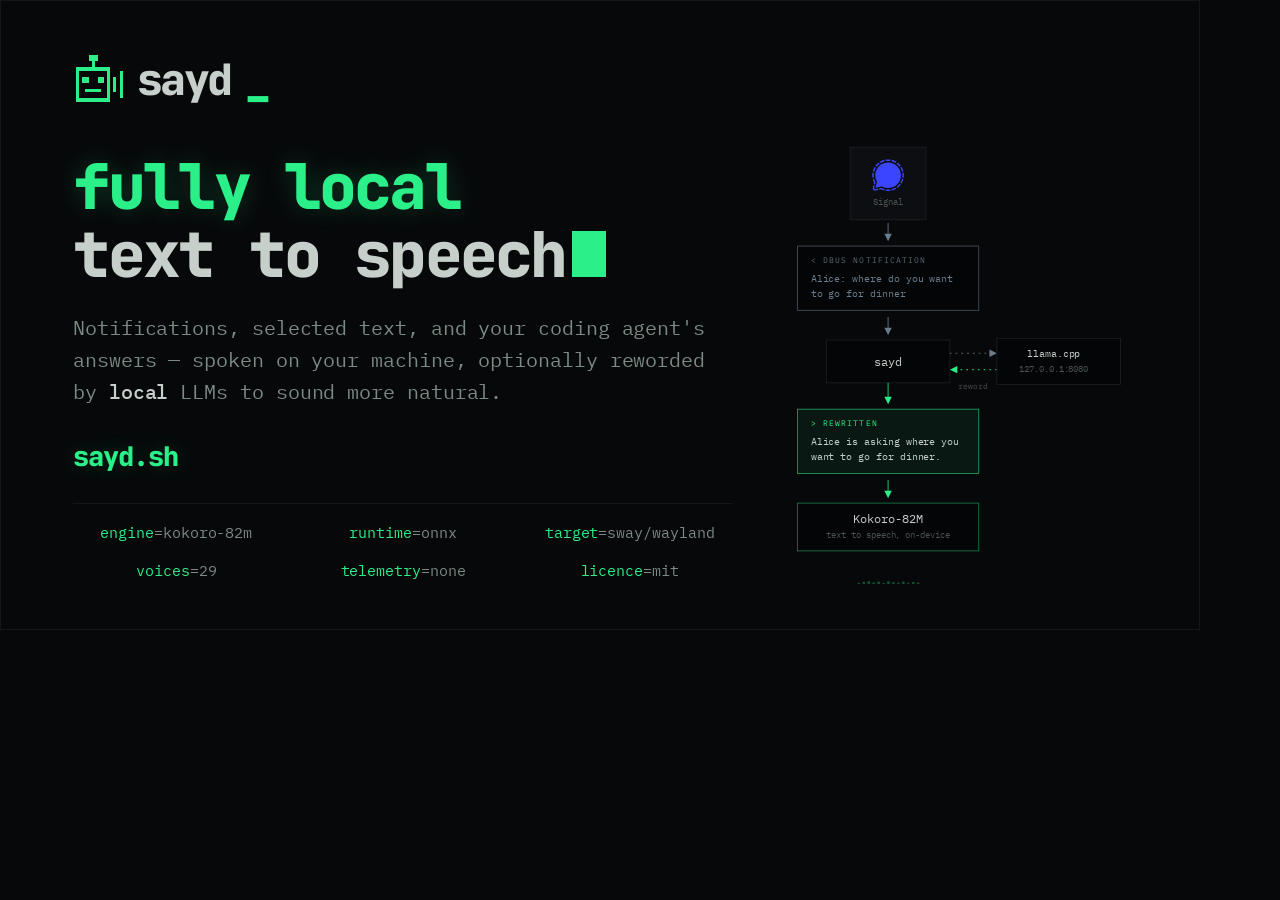
<file: site/social-card.html>
<!doctype html>
<html lang="en">
<head>
<meta charset="utf-8">
<title>sayd — social card</title>
<meta name="color-scheme" content="dark">
<link rel="stylesheet" href="style.css">
<style>
/* ---------------------------------------------------------------------------
   The og:image, drawn by the landing page's own stylesheet on a fixed
   1200x630 canvas and screenshotted into social-card.png (see README's
   Publishing section). Everything sized in px, not clamp(): a card is not
   responsive, it is a poster.

   No buttons and no play affordance: in a static preview a drawn control is
   a spot that looks clickable and is not. The card itself is the link; the
   bare domain says where it goes.
   --------------------------------------------------------------------------- */
html, body { margin: 0; width: 1200px; height: 630px; overflow: hidden; }

.card {
  box-sizing: border-box;
  width: 1200px;
  height: 630px;
  padding: 42px 72px 40px;
  display: flex;
  flex-direction: column;
}

.card .wordmark { font-size: 2.7rem; pointer-events: none; }

.card .hero {
  flex: 1;
  padding: 0;
  border-top: 0;
  display: grid;
  grid-template-columns: 660px minmax(0, 1fr);
  gap: 48px;
  align-items: center;
}

.card .hero h1 { font-size: 63px; }
/* A blinking caret is invisible half the time; a poster's caret is lit. */
.card .hero h1::after { animation: none; }

.card .lede { font-size: 20px; margin-top: 22px; max-width: 54ch; line-height: 1.6; }

.card .url {
  margin: 26px 0 0;
  font-family: var(--display);
  font-size: 27px;
  font-weight: 800;
  letter-spacing: -0.04em;
  color: var(--acid);
  text-shadow: 0 0 22px var(--acid-dim);
}

/* Two rows of three, each fact centred in its equal-width cell. */
.card .facts {
  font-size: 15px;
  margin-top: 24px;
  padding-top: 16px;
  display: grid;
  grid-template-columns: repeat(3, 1fr);
  gap: 12px 20px;
  text-align: center;
}

.card .hero__flow { display: flex; justify-content: center; overflow: visible; }
.card .flow { height: 480px; width: auto; }
.card .f-playicon { display: none; }
</style>
</head>
<body>
<div class="card">

<div class="wordmark">
<svg class="wordmark__bot" viewBox="0 0 16 16" width="18" height="18" aria-hidden="true" shape-rendering="crispEdges" fill="currentColor"><rect x="5" y="0" width="3" height="1"/><rect x="5" y="1" width="3" height="1"/><rect x="6" y="2" width="1" height="1"/><rect x="6" y="3" width="1" height="1"/><rect x="1" y="4" width="11" height="1"/><rect x="1" y="5" width="1" height="1"/><rect x="11" y="5" width="1" height="1"/><rect x="15" y="5" width="1" height="1"/><rect x="1" y="6" width="1" height="1"/><rect x="11" y="6" width="1" height="1"/><rect x="15" y="6" width="1" height="1"/><rect x="1" y="7" width="1" height="1"/><rect x="3" y="7" width="2" height="1"/><rect x="8" y="7" width="2" height="1"/><rect x="11" y="7" width="1" height="1"/><rect x="13" y="7" width="1" height="1"/><rect x="15" y="7" width="1" height="1"/><rect x="1" y="8" width="1" height="1"/><rect x="3" y="8" width="2" height="1"/><rect x="8" y="8" width="2" height="1"/><rect x="11" y="8" width="1" height="1"/><rect x="13" y="8" width="1" height="1"/><rect x="15" y="8" width="1" height="1"/><rect x="1" y="9" width="1" height="1"/><rect x="11" y="9" width="1" height="1"/><rect x="13" y="9" width="1" height="1"/><rect x="15" y="9" width="1" height="1"/><rect x="1" y="10" width="1" height="1"/><rect x="11" y="10" width="1" height="1"/><rect x="13" y="10" width="1" height="1"/><rect x="15" y="10" width="1" height="1"/><rect x="1" y="11" width="1" height="1"/><rect x="4" y="11" width="5" height="1"/><rect x="11" y="11" width="1" height="1"/><rect x="13" y="11" width="1" height="1"/><rect x="15" y="11" width="1" height="1"/><rect x="1" y="12" width="1" height="1"/><rect x="11" y="12" width="1" height="1"/><rect x="15" y="12" width="1" height="1"/><rect x="1" y="13" width="1" height="1"/><rect x="11" y="13" width="1" height="1"/><rect x="15" y="13" width="1" height="1"/><rect x="1" y="14" width="11" height="1"/></svg>sayd</div>

<section class="hero">
  <div class="hero__text">
    <h1><span class="out">Fully local</span><br>Text to Speech</h1>
    <p class="lede">
      Notifications, selected text, and your coding agent's answers — spoken on
      your machine, optionally reworded by <strong>local</strong> LLMs to sound
      more natural.
    </p>
    <p class="url">sayd.sh</p>
    <div class="facts">
      <span><b>engine</b>=kokoro-82m</span>
      <span><b>runtime</b>=onnx</span>
      <span><b>target</b>=sway/wayland</span>
      <span><b>voices</b>=29</span>
      <span><b>telemetry</b>=none</span>
      <span><b>licence</b>=mit</span>
    </div>
  </div>
  <div class="hero__flow">
<svg class="flow" viewBox="0 -12 420 540" role="img" aria-label="Pipeline, top to bottom: Signal emits a D-Bus notification reading &quot;Alice: where do you want to go for dinner&quot;. sayd receives it, sends it sideways to a llama.cpp server on localhost and gets back &quot;Alice is asking where you want to go for dinner.&quot;, then hands that to the Kokoro-82M text-to-speech engine, which plays it.">

    <!-- Signal -->
    <g class="f-trigger" role="button" tabindex="0" aria-label="Play: watch the notification travel through sayd and hear the result">
      <title>Play the pipeline</title>
      <rect class="f-frame" x="84" y="-10" width="92" height="88"/>
      <g class="f-signal" transform="translate(110.8 4.8) scale(1.6)">
        <path d="M12 0q-.934 0-1.83.139l.17 1.111a11 11 0 0 1 3.32 0l.172-1.111A12 12 0 0 0 12 0M9.152.34A12 12 0 0 0 5.77 1.742l.584.961a10.8 10.8 0 0 1 3.066-1.27zm5.696 0-.268 1.094a10.8 10.8 0 0 1 3.066 1.27l.584-.962A12 12 0 0 0 14.848.34M12 2.25a9.75 9.75 0 0 0-8.539 14.459c.074.134.1.292.064.441l-1.013 4.338 4.338-1.013a.62.62 0 0 1 .441.064A9.7 9.7 0 0 0 12 21.75c5.385 0 9.75-4.365 9.75-9.75S17.385 2.25 12 2.25m-7.092.068a12 12 0 0 0-2.59 2.59l.909.664a11 11 0 0 1 2.345-2.345zm14.184 0-.664.909a11 11 0 0 1 2.345 2.345l.909-.664a12 12 0 0 0-2.59-2.59M1.742 5.77A12 12 0 0 0 .34 9.152l1.094.268a10.8 10.8 0 0 1 1.269-3.066zm20.516 0-.961.584a10.8 10.8 0 0 1 1.27 3.066l1.093-.268a12 12 0 0 0-1.402-3.383M.138 10.168A12 12 0 0 0 0 12q0 .934.139 1.83l1.111-.17A11 11 0 0 1 1.125 12q0-.848.125-1.66zm23.723.002-1.111.17q.125.812.125 1.66c0 .848-.042 1.12-.125 1.66l1.111.172a12.1 12.1 0 0 0 0-3.662M1.434 14.58l-1.094.268a12 12 0 0 0 .96 2.591l-.265 1.14 1.096.255.36-1.539-.188-.365a10.8 10.8 0 0 1-.87-2.35m21.133 0a10.8 10.8 0 0 1-1.27 3.067l.962.584a12 12 0 0 0 1.402-3.383zm-1.793 3.848a11 11 0 0 1-2.345 2.345l.664.909a12 12 0 0 0 2.59-2.59zm-19.959 1.1L.357 21.48a1.8 1.8 0 0 0 2.162 2.161l1.954-.455-.256-1.095-1.953.455a.675.675 0 0 1-.81-.81l.454-1.954zm16.832 1.769a10.8 10.8 0 0 1-3.066 1.27l.268 1.093a12 12 0 0 0 3.382-1.402zm-10.94.213-1.54.36.256 1.095 1.139-.266c.814.415 1.683.74 2.591.961l.268-1.094a10.8 10.8 0 0 1-2.35-.869zm3.634 1.24-.172 1.111a12.1 12.1 0 0 0 3.662 0l-.17-1.111q-.812.125-1.66.125a11 11 0 0 1-1.66-.125"/>
      </g>
      <text class="f-sub" x="130" y="60" text-anchor="middle">Signal</text>
      <g class="f-playicon" transform="translate(162 2)">
        <circle r="8.5"/>
        <path d="M-2.6 -4.2L4 0l-6.6 4.2z"/>
      </g>
    </g>

    <path class="f-wire f-wire--steel" d="M130 82v14"/>
    <path class="f-head f-head--steel" d="M130 104l-4.5-9h9z"/>

    <!-- the notification as it arrives -->
    <rect class="f-raw" x="20" y="110" width="220" height="78"/>
    <text class="f-tag f-tag--steel" x="36" y="130">&lt; DBUS NOTIFICATION</text>
    <text class="f-text-raw" x="36" y="154">Alice: where do you want</text>
    <text class="f-text-raw" x="36" y="172">to go for dinner</text>

    <!-- what the desktop actually shows when the notification lands -->
    <g class="f-toast">
      <rect class="f-toast-bg" x="248" y="108" width="170" height="60" rx="5"/>
      <text class="f-toast-title" x="259" y="127">Alice</text>
      <text class="f-toast-time" x="407" y="127" text-anchor="end">now</text>
      <text class="f-toast-body" x="259" y="143">where do you want to go</text>
      <text class="f-toast-body" x="259" y="156">for dinner</text>
    </g>

    <path class="f-wire f-wire--steel" d="M130 196v14"/>
    <path class="f-head f-head--steel" d="M130 218l-4.5-9h9z"/>

    <!-- sayd, with the lateral trip to the model server -->
    <rect class="f-node" x="55" y="224" width="150" height="52"/>
    <text class="f-label" x="130" y="256" text-anchor="middle">sayd</text>

    <path class="f-wire f-wire--steel f-pulse" d="M205 240h48"/>
    <path class="f-head f-head--steel" d="M262 240l-9-4.5v9z"/>
    <path class="f-wire f-wire--acid f-pulse" d="M262 260h-48"/>
    <path class="f-head f-head--acid" d="M205 260l9-4.5v9z"/>
    <text class="f-note" x="233" y="284" text-anchor="middle">reword</text>

    <rect class="f-node" x="262" y="222" width="150" height="56"/>
    <text class="f-label f-label--sm" x="331" y="245" text-anchor="middle">llama.cpp</text>
    <text class="f-sub" x="331" y="263" text-anchor="middle">127.0.0.1:8080</text>
    <g class="f-gear" transform="translate(394 250)">
      <g class="f-gear-spin"><path fill-rule="evenodd" d="M5.40 0.00 L7.98 0.63 L7.57 2.59 L4.96 2.14 L3.82 3.82 L5.20 6.08 L3.52 7.18 L1.99 5.02 L0.00 5.40 L-0.63 7.98 L-2.59 7.57 L-2.14 4.96 L-3.82 3.82 L-6.08 5.20 L-7.18 3.52 L-5.02 1.99 L-5.40 0.00 L-7.98 -0.63 L-7.57 -2.59 L-4.96 -2.14 L-3.82 -3.82 L-5.20 -6.08 L-3.52 -7.18 L-1.99 -5.02 L-0.00 -5.40 L0.63 -7.98 L2.59 -7.57 L2.14 -4.96 L3.82 -3.82 L6.08 -5.20 L7.18 -3.52 L5.02 -1.99 Z M2.60 0 A2.60 2.60 0 1 0 -2.60 0 A2.60 2.60 0 1 0 2.60 0 Z"/></g>
    </g>

    <path class="f-wire f-wire--acid" d="M130 276v18"/>
    <path class="f-head f-head--acid" d="M130 302l-4.5-9h9z"/>

    <!-- what comes back -->
    <rect class="f-spoken" x="20" y="308" width="220" height="78"/>
    <text class="f-tag f-tag--acid" x="36" y="328">&gt; REWRITTEN</text>
    <text class="f-text-spoken" x="36" y="352">Alice is asking where you</text>
    <text class="f-text-spoken" x="36" y="370">want to go for dinner.</text>

    <path class="f-wire f-wire--acid" d="M130 394v14"/>
    <path class="f-head f-head--acid" d="M130 416l-4.5-9h9z"/>

    <!-- the engine, and the sound it makes -->
    <rect class="f-node f-node--acid" x="20" y="422" width="220" height="58"/>
    <text class="f-label" x="130" y="446" text-anchor="middle">Kokoro-82M</text>
    <text class="f-sub" x="130" y="464" text-anchor="middle">text to speech, on-device</text>

    <circle class="f-packet" r="3.6"/>

    <g class="f-out">
      <rect class="f-bar" x="93" y="512" width="3" height="8" style="animation-delay:-.10s"/>
      <rect class="f-bar" x="99" y="504" width="3" height="16" style="animation-delay:-.55s"/>
      <rect class="f-bar" x="105" y="498" width="3" height="22" style="animation-delay:-.25s"/>
      <rect class="f-bar" x="111" y="508" width="3" height="12" style="animation-delay:-.80s"/>
      <rect class="f-bar" x="117" y="501" width="3" height="19" style="animation-delay:-.40s"/>
      <rect class="f-bar" x="123" y="513" width="3" height="7" style="animation-delay:-.05s"/>
      <rect class="f-bar" x="129" y="499" width="3" height="21" style="animation-delay:-.65s"/>
      <rect class="f-bar" x="135" y="506" width="3" height="14" style="animation-delay:-.30s"/>
      <rect class="f-bar" x="141" y="510" width="3" height="10" style="animation-delay:-.90s"/>
      <rect class="f-bar" x="147" y="502" width="3" height="18" style="animation-delay:-.15s"/>
      <rect class="f-bar" x="153" y="511" width="3" height="9" style="animation-delay:-.70s"/>
      <rect class="f-bar" x="159" y="505" width="3" height="15" style="animation-delay:-.45s"/>
      <rect class="f-bar" x="165" y="509" width="3" height="11" style="animation-delay:-.20s"/>
    </g>
  </svg>  </div>
</section>

</div>
</body>
</html>
</file>
<file: site/style.css>
@import url("fonts.css");

/* ---------------------------------------------------------------------------
   sayd — project site

   Terminal, not editorial. Everything is monospace, every corner is square,
   every border is a hairline. Two colours carry the argument: steel is text
   written to be read, phosphor is text made to be heard.

   Dark only, on purpose. Painted explicitly rather than inherited.
   --------------------------------------------------------------------------- */

:root {
  --void: #07080a;
  --surface: #0c0e11;
  --sunk: #040506;
  --raised: #11151a;

  --fg: #c6cfc9;
  --fg-dim: #7c8a84;
  --fg-faint: #48524e;

  --acid: #2bf08a;
  --acid-dim: #2bf08a3d;
  --acid-glow: #2bf08a12;

  --steel: #6b7d8c;
  --steel-dim: #6b7d8c1f;

  --line: #1a2025;
  --line-soft: #12171b;

  --display: "JetBrains Mono", ui-monospace, monospace;
  --mono: "IBM Plex Mono", ui-monospace, "Iosevka NF", monospace;

  --measure: 66ch;
  --pad: clamp(1.1rem, 5vw, 4rem);
  --gap: clamp(2rem, 4vw, 3.25rem);

  color-scheme: dark;
}

*,
*::before,
*::after { box-sizing: border-box; }

html { -webkit-text-size-adjust: 100%; scroll-behavior: smooth; }

@media (prefers-reduced-motion: reduce) {
  html { scroll-behavior: auto; }
  *, *::before, *::after {
    animation-duration: 0.01ms !important;
    animation-iteration-count: 1 !important;
    transition-duration: 0.01ms !important;
  }
}

body {
  margin: 0;
  background: var(--void);
  color: var(--fg);
  font-family: var(--mono);
  font-size: clamp(0.85rem, 0.8rem + 0.24vw, 0.94rem);
  line-height: 1.7;
  letter-spacing: -0.005em;
  -webkit-font-smoothing: antialiased;
}

main, header, footer { position: relative; z-index: 1; }

a { color: inherit; text-underline-offset: 0.25em; text-decoration-thickness: 1px; }
a:hover { color: var(--acid); }

::selection { background: var(--acid); color: var(--void); }

h1, h2, h3 {
  font-family: var(--display);
  font-weight: 800;
  letter-spacing: -0.045em;
  line-height: 1.08;
  margin: 0;
  text-transform: lowercase;
  text-wrap: balance;
}

.wrap {
  width: min(100% - calc(var(--pad) * 2), 78rem);
  margin-inline: auto;
}

/* --- masthead ------------------------------------------------------------ */

.masthead {
  display: flex;
  align-items: center;
  justify-content: space-between;
  gap: 1.5rem;
  padding-block: 1.15rem;
  border-bottom: 1px solid var(--line);
}

.wordmark {
  font-family: var(--display);
  font-size: 1.15rem;
  font-weight: 800;
  letter-spacing: -0.06em;
  text-decoration: none;
  display: inline-flex;
  align-items: center;
  gap: 0.55ch;
  color: var(--fg);
}

.wordmark__bot { width: 1.15em; height: 1.15em; color: var(--acid); }

.wordmark::after {
  content: "_";
  color: var(--acid);
  animation: caret 1.15s step-end infinite;
}

@keyframes caret { 0%, 55% { opacity: 1; } 56%, 100% { opacity: 0; } }

.masthead nav {
  display: flex;
  gap: clamp(0.75rem, 2.2vw, 1.7rem);
  font-size: 0.76rem;
  color: var(--fg-dim);
  flex-wrap: wrap;
}

.masthead nav a { text-decoration: none; }
.masthead nav a::before { content: "/"; color: var(--fg-faint); margin-right: 0.35ch; }
.masthead nav a:hover { color: var(--acid); }
.masthead nav a:hover::before { color: var(--acid-dim); }

@media (max-width: 36rem) {
  .masthead { flex-direction: column; align-items: flex-start; gap: 0.7rem; }
}

/* --- hero ---------------------------------------------------------------- */

.hero { padding-block: clamp(2.25rem, 6vw, 4rem) clamp(1.5rem, 4vw, 2.5rem); }

/* Sized so "text to speech" plus the block cursor stays on one line inside the
   hero's left column at every width the two-column layout is used. */
.hero h1 {
  font-size: clamp(1.9rem, 0.37rem + 5.05vw, 4.9rem);
  max-width: none;
  text-wrap: initial;
}

.hero h1 .out {
  color: var(--acid);
  text-shadow: 0 0 26px var(--acid-dim);
}

/* A drawn block rather than the "█" glyph: the glyph sits on its own metrics
   and rode low against the ascenders. This is pinned to the baseline and cut
   to the ascender height, so it lines up with the text it follows. */
.hero h1::after {
  content: "";
  display: inline-block;
  width: 0.55em;
  height: 0.74em;
  margin-left: 0.1em;
  vertical-align: baseline;
  background: var(--acid);
  animation: caret 1.15s step-end infinite;
}

.hero .lede {
  margin: clamp(1.4rem, 3.4vw, 2.2rem) 0 0;
  max-width: 54ch;
  font-size: clamp(0.92rem, 0.86rem + 0.38vw, 1.06rem);
  color: var(--fg-dim);
  line-height: 1.7;
}

.hero .lede strong { color: var(--fg); font-weight: 500; }

.cta { display: flex; flex-wrap: wrap; gap: 0.65rem; margin-top: clamp(1.8rem, 4vw, 2.5rem); }

.btn {
  display: inline-flex;
  align-items: center;
  padding: 0.62em 1.05em;
  border: 1px solid var(--line);
  border-radius: 0;
  font-family: var(--mono);
  font-size: 0.82rem;
  font-weight: 500;
  text-decoration: none;
  color: var(--fg-dim);
  background: var(--surface);
  transition: color 0.15s ease, border-color 0.15s ease, background 0.15s ease;
}

.btn::before { content: "["; color: var(--fg-faint); margin-right: 0.6ch; }
.btn::after { content: "]"; color: var(--fg-faint); margin-left: 0.6ch; }

.btn--solid { border-color: var(--acid-dim); color: var(--acid); background: var(--acid-glow); }
.btn--solid::before, .btn--solid::after { color: var(--acid-dim); }
.btn--solid:hover { background: var(--acid); color: var(--void); border-color: var(--acid); }
.btn--solid:hover::before, .btn--solid:hover::after { color: #0006; }

.btn--ghost:hover { border-color: var(--acid-dim); color: var(--acid); }

.facts {
  margin-top: clamp(1.6rem, 3.5vw, 2.25rem);
  padding-top: 1.1rem;
  border-top: 1px solid var(--line-soft);
  display: flex;
  flex-wrap: wrap;
  gap: 0.5rem 1.75rem;
  font-size: 0.72rem;
  color: var(--fg-dim);
}

.facts span { white-space: nowrap; }
.facts b { color: var(--acid); font-weight: 400; }

/* --- hero layout ------------------------------------------------------------ */

.hero__grid {
  display: grid;
  grid-template-columns: minmax(0, 1.3fr) minmax(0, 0.7fr);
  gap: clamp(2rem, 5vw, 4rem);
  align-items: center;
}

@media (max-width: 62rem) {
  .hero__grid { grid-template-columns: 1fr; }
  .hero__flow { max-width: 30rem; margin: 1rem auto 0; }
}

/* --- section furniture ----------------------------------------------------- */

section { padding-block: var(--gap); border-top: 1px solid var(--line-soft); }

.eyebrow {
  font-size: 0.68rem;
  letter-spacing: 0.2em;
  text-transform: uppercase;
  color: var(--acid);
  margin: 0 0 1rem;
  font-family: var(--mono);
}

.eyebrow::before { content: "// "; color: var(--fg-faint); }

h2 { font-size: clamp(1.5rem, 0.9rem + 2.5vw, 2.7rem); max-width: 22ch; }

.section-lede { margin: 1.2rem 0 0; max-width: 60ch; color: var(--fg-dim); }

/* --- three use cases -------------------------------------------------------- */

.cards {
  margin-top: clamp(2.5rem, 5vw, 3.75rem);
  display: grid;
  gap: 1.1rem;
  grid-template-columns: 1fr;
}

/* three across or stacked, never two: two orphans the third card */
@media (min-width: 58rem) {
  .cards { grid-template-columns: repeat(3, 1fr); }
}

/* Each card shares the parent's rows (subgrid), so the step marker, title,
   prose and snippet each sit on one common row line across all three cards —
   the snippet tops align however uneven the prose above them runs. */
.card {
  background: var(--void);
  border: 1px solid var(--line-soft);
  padding: clamp(1.35rem, 3vw, 2rem);
  display: grid;
  grid-template-rows: subgrid;
  grid-row: span 4;
  row-gap: 0.75rem;
  position: relative;
  transition: background 0.18s ease;
}

.card:hover { background: var(--surface); }

/* the icon sits on the heading's own line and stands in for the ▸ marker
   the other sections use */
.card h3 {
  font-size: 1rem;
  font-weight: 700;
  letter-spacing: -0.03em;
  display: flex;
  align-items: center;
  gap: 0.6rem;
}
.card p { margin: 0; color: var(--fg-dim); font-size: 0.82rem; }
.card .kbd-row { margin-top: auto; padding-top: 0.5rem; }

kbd {
  font-family: var(--mono);
  font-size: 0.7rem;
  padding: 0.24em 0.5em;
  border: 1px solid var(--line);
  color: var(--fg-dim);
  background: var(--surface);
  white-space: nowrap;
}

.card-icon { color: var(--acid); width: 19px; height: 19px; flex: none; }

/* the escalating-effort marker on each integration card */
.card__step {
  margin: 0;
  font-size: 0.64rem;
  letter-spacing: 0.16em;
  text-transform: uppercase;
  color: var(--acid);
  opacity: 0.8;
}

/* snippets sit flush at the bottom of every card, so the three line up
   however uneven the prose above them is */
/* `auto` pins the snippet to the card's bottom edge so the three line up; the
   margin on the prose above guarantees a gap even when the text runs long
   enough to leave no slack for `auto` to absorb. */
.card-snip {
  margin: 0;
  align-self: start;
  padding: 0.75rem 0.85rem;
  font-size: 0.7rem;
  line-height: 1.65;
  background: var(--sunk);
  border: 1px solid var(--line-soft);
  border-left: 2px solid var(--acid-dim);
  overflow-x: auto;
  color: var(--fg-dim);
  white-space: pre;
}

/* --- the before / after pairs ----------------------------------------------- */

.pairs { margin-top: clamp(2.25rem, 5vw, 3.5rem); display: grid; gap: 0.9rem; }

.pair {
  display: grid;
  grid-template-columns: 1fr auto 1fr;
  align-items: stretch;
  gap: 0.8rem;
}

.said {
  border: 1px solid var(--line);
  padding: 0.9rem 1.05rem 1rem;
  display: flex;
  flex-direction: column;
  gap: 0.45rem;
  background: var(--sunk);
}

.said p { margin: 0; font-size: 0.85rem; }

.said__tag {
  font-size: 0.63rem;
  letter-spacing: 0.16em;
  text-transform: uppercase;
}

.said--raw { border-left: 2px solid var(--steel); }
.said--raw p { color: var(--steel); }
.said--raw .said__tag { color: var(--steel); opacity: 0.8; }
.said--raw .said__tag::before { content: "< "; }

.said--spoken { border-left: 2px solid var(--acid); background: var(--acid-glow); }
.said--spoken p { color: var(--fg); }
.said--spoken .said__tag { color: var(--acid); }
.said--spoken .said__tag::before { content: "> "; }

.pair__bot { display: grid; place-items: center; padding-inline: 0.15rem; color: var(--acid); }

.bot { width: 42px; height: 42px; overflow: visible; }
.bot .bot-eye { animation: blink 5.5s steps(1, end) infinite; transform-box: fill-box; transform-origin: center; }
.bot .bot-ping { animation: ping 2.4s steps(4, end) infinite; }
.bot .bot-wave { animation: emit 2.4s steps(5, end) infinite; }
.bot .bot-wave:nth-of-type(2) { animation-delay: 0.3s; }

@keyframes blink { 0%, 92%, 100% { scale: 1 1; } 95% { scale: 1 0.1; } }
@keyframes ping { 0%, 100% { opacity: 0.3; } 50% { opacity: 1; } }
@keyframes emit { 0% { opacity: 0; } 40% { opacity: 0.85; } 100% { opacity: 0; } }

@media (max-width: 46rem) {
  .pair { grid-template-columns: 1fr; gap: 0.45rem; }
  .pair__bot { padding-block: 0.2rem; }
  .bot { width: 34px; height: 34px; rotate: 90deg; }
}

/* --- the long example -------------------------------------------------------- */

.longform {
  margin-top: clamp(2.5rem, 5vw, 3.5rem);
  display: grid;
  gap: 0.9rem;
  grid-template-columns: 1fr 1fr;
  align-items: start;
}

@media (max-width: 52rem) { .longform { grid-template-columns: 1fr; } }

.longform .said { height: 100%; }
.longform .said p { font-size: 0.79rem; line-height: 1.78; }

mark.drop {
  background: var(--steel-dim);
  color: var(--steel);
  text-decoration: line-through;
  text-decoration-color: var(--steel);
  padding: 0.05em 0.25em;
}

mark.keep {
  background: none;
  color: var(--acid);
  border-bottom: 1px solid var(--acid-dim);
  padding: 0;
}

.legend {
  display: flex;
  flex-wrap: wrap;
  gap: 0.5rem 1.4rem;
  margin-top: 1.3rem;
  font-size: 0.71rem;
  color: var(--fg-faint);
}

.legend span { display: inline-flex; align-items: center; gap: 0.6ch; }
.legend i { width: 0.65rem; height: 0.65rem; display: inline-block; }
.legend .i-drop { background: var(--steel-dim); border: 1px solid var(--steel); }
.legend .i-keep { background: var(--acid); }

/* --- numbered assertions ------------------------------------------------------ */

.plainly {
  margin-top: clamp(2.25rem, 5vw, 3.25rem);
  list-style: none;
  padding: 0;
  border-top: 1px solid var(--line-soft);
  max-width: 62ch;
}

.plainly li {
  padding: 0.85rem 0;
  border-bottom: 1px solid var(--line-soft);
  display: grid;
  grid-template-columns: 2.6rem 1fr;
  gap: 0.5rem;
  align-items: baseline;
  font-size: 0.83rem;
  color: var(--fg-dim);
}

.plainly li::before {
  content: "[" attr(data-n) "]";
  color: var(--acid);
  font-size: 0.68rem;
  opacity: 0.75;
}

.plainly b { color: var(--fg); font-weight: 500; }

/* --- the local diagram --------------------------------------------------------- */

.diagram { margin-top: clamp(2.25rem, 5vw, 3rem); width: 100%; height: auto; max-width: 50rem; }

.diagram .d-box { fill: var(--sunk); stroke: var(--line); }
.diagram .d-machine { fill: none; stroke: var(--acid); stroke-opacity: 0.55; }
.diagram .d-label { fill: var(--fg); font-family: var(--mono); font-size: 12.5px; }
.diagram .d-sub { fill: var(--fg-faint); font-family: var(--mono); font-size: 10px; }
.diagram .d-amber { fill: var(--acid); font-family: var(--mono); font-size: 10px; letter-spacing: 0.14em; }
.diagram .d-flow { stroke: var(--acid); stroke-width: 1.4; fill: none; }
.diagram .d-cut { stroke: var(--fg-faint); stroke-dasharray: 3 5; fill: none; }
.diagram .d-net { fill: none; stroke: var(--fg-faint); opacity: 0.45; }
.diagram .d-dim { fill: var(--fg-faint); font-family: var(--mono); font-size: 10px; }

.diagram .d-pulse { animation: flow 2s linear infinite; stroke-dasharray: 2 6; }

@keyframes flow { to { stroke-dashoffset: -16; } }

.scroller { overflow-x: auto; overscroll-behavior-x: contain; }
.scroller > .diagram { min-width: 34rem; }
.scroller > table { min-width: 22rem; }


/* --- the end-to-end pipeline ------------------------------------------------- */

.hero__flow { display: flex; justify-content: center; }

.flow { width: 100%; height: auto; display: block; }

/* Two-column hero: drive the diagram from height so it matches the text block
   beside it, rather than filling whatever the column happens to be. */
@media (min-width: 62.01rem) {
  .flow { width: auto; height: clamp(21rem, 32.3vw, 29rem); max-width: 100%; min-width: 0; }
}

.scroller > .flow { min-width: 21rem; }

/* Signal's own mark (simple-icons, CC0 code; trademark used nominatively). */
.flow .f-signal { fill: #3b45fd; }

.flow .f-node { fill: var(--sunk); stroke: var(--line); }
.flow .f-node--acid { stroke: var(--acid); stroke-opacity: 0.5; }

.flow .f-raw { fill: var(--sunk); stroke: var(--steel); stroke-opacity: 0.65; }
.flow .f-spoken { fill: var(--acid-glow); stroke: var(--acid); stroke-opacity: 0.65; }

.flow .f-label { fill: var(--fg); font-family: var(--mono); font-size: 14px; }
.flow .f-label--sm { font-size: 12.5px; }
.flow .f-sub { fill: var(--fg-faint); font-family: var(--mono); font-size: 10.5px; }
.flow .f-note { fill: var(--fg-faint); font-family: var(--mono); font-size: 10px; }

.flow .f-tag { font-family: var(--mono); font-size: 9.5px; letter-spacing: 0.14em; }
.flow .f-tag--steel { fill: var(--steel); opacity: 0.85; }
.flow .f-tag--acid { fill: var(--acid); }

.flow .f-text-raw { fill: var(--steel); font-family: var(--mono); font-size: 12px; }
.flow .f-text-spoken { fill: var(--fg); font-family: var(--mono); font-size: 12px; }

.flow .f-wire { stroke-width: 1.3; fill: none; }
.flow .f-wire--acid { stroke: var(--acid); stroke-opacity: 0.75; }
.flow .f-wire--steel { stroke: var(--steel); stroke-opacity: 0.8; }
.flow .f-head--acid { fill: var(--acid); stroke: none; }
.flow .f-head--steel { fill: var(--steel); stroke: none; }

.flow .f-pulse { stroke-dasharray: 2 5; animation: flow 2s linear infinite; }

/* --- the pipeline as a play button ------------------------------------------ */

.f-trigger { cursor: pointer; }
.f-trigger:focus { outline: none; }

.flow .f-frame {
  fill: var(--surface);
  stroke: var(--line);
  transition: stroke 0.18s ease, fill 0.18s ease;
}

.f-trigger:hover .f-frame,
.f-trigger:focus-visible .f-frame { stroke: var(--acid); fill: var(--acid-glow); }

.flow .f-playicon circle {
  fill: var(--void);
  stroke: var(--acid);
  stroke-opacity: 0.7;
  transition: stroke-opacity 0.18s ease;
}

.flow .f-playicon path { fill: var(--acid); }

.f-trigger:hover .f-playicon circle,
.f-trigger:focus-visible .f-playicon circle { stroke-opacity: 1; }

/* the little "press me" nudge, until it has been pressed */
.f-trigger .f-playicon { animation: nudge 3.6s ease-in-out infinite; transform-box: view-box; }
.flow.is-running .f-playicon,
.flow.is-playing .f-playicon { animation: none; }

@keyframes nudge {
  0%, 88%, 100% { opacity: 1; }
  92% { opacity: 0.45; }
}

/* The gear only turns while the model server has the text. Fade and spin are
   on separate elements: putting a CSS rotation on the same node that carries
   the SVG transform attribute left it computing correctly but never painting. */
.flow .f-gear { fill: var(--acid); opacity: 0; }

.flow.is-running .f-gear { animation: gear-fade 3.4s linear 1; }

.flow .f-gear-spin { transform-box: fill-box; transform-origin: center; }

.flow.is-running .f-gear-spin { animation: gear-spin 3.4s linear 1; }

@keyframes gear-fade {
  0%, 33% { opacity: 0; }
  37%, 63% { opacity: 0.95; }
  66%, 100% { opacity: 0; }
}

@keyframes gear-spin {
  0%, 33% { transform: rotate(0deg); }
  66%, 100% { transform: rotate(315deg); }
}

/* The desktop notification as the session bus actually surfaces it. Deliberately
   OS chrome rather than page chrome — rounded, grey, foreign to the palette —
   so it reads as something that popped up rather than part of the diagram. */
.flow .f-toast { opacity: 0; transition: opacity 0.45s ease; }

.flow .f-toast-bg { fill: #26282c; stroke: #3b3f46; }
.flow .f-toast-title { fill: #eceff2; font-family: var(--mono); font-size: 10.5px; font-weight: 600; }
.flow .f-toast-time { fill: #868c94; font-family: var(--mono); font-size: 9px; }
.flow .f-toast-body { fill: #b6bcc4; font-family: var(--mono); font-size: 9.5px; }

/* It slides in when the message lands and then stays put: a real notification
   does not disappear while it is still being read out. `forwards` holds it
   through the travel phase, the .is-playing rule holds it through the audio,
   and the transition fades it once the sequence ends. */
.flow.is-running .f-toast { animation: toast 3.4s ease 1 forwards; }

.flow.is-playing .f-toast { opacity: 1; }

@keyframes toast {
  0%, 11%   { opacity: 0; transform: translate(9px, -3px); }
  17%, 100% { opacity: 1; transform: translate(0, 0); }
}

/* the notification itself, travelling the route */
.flow .f-packet { fill: var(--steel); opacity: 0; }

.flow.is-running .f-packet { animation: travel 3.4s linear 1; }

@keyframes travel {
  0%   { transform: translate(130px, 62px); opacity: 0; fill: var(--steel); }
  4%   { opacity: 1; }
  14%  { transform: translate(130px, 132px); fill: var(--steel); }
  27%  { transform: translate(130px, 238px); }
  36%  { transform: translate(258px, 240px); opacity: 1; fill: var(--steel); }
  39%  { transform: translate(300px, 244px); opacity: 0; }
  64%  { transform: translate(300px, 256px); opacity: 0; fill: var(--acid); }
  67%  { transform: translate(258px, 260px); opacity: 1; fill: var(--acid); }
  76%  { transform: translate(210px, 260px); fill: var(--acid); }
  80%  { transform: translate(130px, 276px); }
  90%  { transform: translate(130px, 340px); }
  100% { transform: translate(130px, 440px); opacity: 1; fill: var(--acid); }
}

/* each stage lights as the packet reaches it */
.flow .f-raw, .flow .f-node, .flow .f-spoken { transition: stroke-opacity 0.25s ease; }

.flow.is-running .f-raw { animation: lit 3.4s linear 1; }
.flow.is-running .f-node { animation: lit-node 3.4s linear 1; }
.flow.is-running .f-spoken { animation: lit-spoken 3.4s linear 1; }

@keyframes lit { 0%, 10% { stroke-opacity: .65; } 16%, 30% { stroke-opacity: 1; } 40%, 100% { stroke-opacity: .65; } }
@keyframes lit-node { 0%, 22% { stroke-opacity: 1; } 28%, 40% { stroke-opacity: 1; } 100% { stroke-opacity: 1; } }
@keyframes lit-spoken { 0%, 78% { stroke-opacity: .65; } 86%, 100% { stroke-opacity: 1; } }

/* the output bars are still until something is actually being spoken */
.flow .f-bar {
  fill: var(--acid);
  transform-box: fill-box;
  transform-origin: center bottom;
  transform: scaleY(0.14);
  opacity: 0.35;
}

.flow.is-playing .f-bar { animation: talk-bar 1.4s steps(5, end) infinite alternate; }

@keyframes talk-bar {
  from { transform: scaleY(0.14); opacity: 0.4; }
  to { transform: scaleY(1); opacity: 1; }
}

.flow.is-playing .f-node--acid { stroke-opacity: 1; }

/* --- callout -------------------------------------------------------------------- */

.callout {
  margin-top: clamp(2.25rem, 5vw, 3rem);
  border: 1px solid var(--line);
  border-left: 2px solid var(--acid);
  padding: clamp(1.1rem, 3vw, 1.6rem);
  background: var(--sunk);
  max-width: 60ch;
  position: relative;
}

.callout p { margin: 0; color: var(--fg-dim); font-size: 0.83rem; }
.callout b { color: var(--fg); font-weight: 500; }
.callout code { color: var(--acid); }

/* --- code ------------------------------------------------------------------------ */

pre {
  margin: 1.2rem 0 0;
  padding: 1rem 1.1rem;
  background: var(--sunk);
  border: 1px solid var(--line-soft);
  border-left: 2px solid var(--line);
  overflow-x: auto;
  font-size: 0.78rem;
  line-height: 1.75;
  color: var(--fg-dim);
}

pre .c { color: var(--fg-faint); }
pre .k { color: var(--acid); }

code { font-family: var(--mono); font-size: 0.92em; }
p code, li code, td code { color: var(--acid); }

/* --- detail grid ------------------------------------------------------------------ */

.detail {
  display: grid;
  grid-template-columns: repeat(auto-fit, minmax(21rem, 1fr));
  gap: clamp(1.75rem, 4vw, 3rem);
  margin-top: clamp(2.25rem, 5vw, 3.25rem);
  align-items: start;
}

.detail h3 { font-size: 0.98rem; font-weight: 700; margin-bottom: 0.6rem; letter-spacing: -0.03em; }
.detail h3::before { content: "▸ "; color: var(--acid); }
.detail p { color: var(--fg-dim); font-size: 0.82rem; margin: 0; }

.shot {
  margin-top: 1.2rem;
  border: 1px solid var(--line);
  background: var(--sunk);
  display: block;
  padding: 5px;
}

.shot img { width: 100%; height: auto; display: block; }

figure { margin: 0; }
figcaption { font-size: 0.71rem; color: var(--fg-faint); padding-top: 0.6rem; }
figcaption::before { content: "// "; }

table { width: 100%; border-collapse: collapse; margin-top: 1.2rem; font-size: 0.77rem; }

th, td {
  text-align: left;
  padding: 0.5rem 0.9rem 0.5rem 0;
  border-bottom: 1px solid var(--line-soft);
  vertical-align: top;
}

th { color: var(--fg-faint); font-weight: 400; font-size: 0.66rem; text-transform: uppercase; letter-spacing: 0.14em; }
td { color: var(--fg-dim); }
td:first-child { color: var(--acid); white-space: nowrap; }

/* the friendly aside under the two real install routes */
.aside-bot {
  margin-top: clamp(2rem, 4vw, 2.75rem);
  padding: 1rem 1.15rem;
  border: 1px dashed var(--line);
  display: flex;
  align-items: flex-start;
  gap: 0.9rem;
  background: var(--sunk);
}

.aside-bot__icon {
  width: 30px;
  height: 30px;
  flex: none;
  color: var(--acid);
  overflow: visible;
  margin-top: 0.1rem;
}

.aside-bot p {
  margin: 0;
  font-size: 0.79rem;
  color: var(--fg-dim);
  line-height: 1.7;
}

.aside-bot b { color: var(--fg); font-weight: 500; }

@media (max-width: 34rem) {
  .aside-bot { flex-direction: column; gap: 0.6rem; }
}

.docs-cta {
  margin: clamp(2.5rem, 5vw, 3.5rem) 0 0;
  text-align: center;
}

/* inline-block, not flex: when the label wraps on a phone the brackets stay
   glued to the first and last word instead of floating at the box edges */
.btn--big { display: inline-block; font-size: 0.95rem; padding: 0.95em 1.7em; text-align: center; }

/* --- footer ------------------------------------------------------------------------ */

footer {
  border-top: 1px solid var(--line-soft);
  padding-block: clamp(2.25rem, 5vw, 3.5rem);
  display: flex;
  flex-wrap: wrap;
  gap: 0.9rem 2.5rem;
  justify-content: space-between;
  align-items: baseline;
  font-size: 0.73rem;
  color: var(--fg-faint);
}

footer a { color: var(--fg-dim); }

/* --- reveal on scroll ---------------------------------------------------------------- */

.js .reveal {
  opacity: 0;
  translate: 0 10px;
  transition: opacity 0.55s ease, translate 0.55s ease;
}

.js .reveal.seen { opacity: 1; translate: 0 0; }

@media (prefers-reduced-motion: reduce) {
  .js .reveal { opacity: 1; translate: 0 0; }
}
</file>
<file: site/docs.css>
@import url("fonts.css");

/* ---------------------------------------------------------------------------
   sayd — documentation page

   Unlike the landing page, this one follows the reader's colour scheme.
   Dark is the default and matches the landing page; light redefines the
   same tokens. Nothing outside the two token blocks names a colour.
   --------------------------------------------------------------------------- */

:root {
  --bg: #07080a;
  --surface: #0d0f12;
  --sunk: #050607;
  --fg: #c6cfc9;
  --fg-dim: #7c8a84;
  --fg-faint: #48524e;
  --accent: #2bf08a;
  --accent-dim: #2bf08a3d;
  --accent-bg: #2bf08a12;
  --line: #1a2025;
  --line-soft: #12171b;

  --display: "JetBrains Mono", ui-monospace, monospace;
  --mono: "IBM Plex Mono", ui-monospace, monospace;

  color-scheme: dark;
}

@media (prefers-color-scheme: light) {
  :root {
    --bg: #f7f6f2;
    --surface: #fffefb;
    --sunk: #efeee9;
    --fg: #23281f;
    --fg-dim: #5a635c;
    --fg-faint: #8f978f;
    --accent: #0b7a46;
    --accent-dim: #0b7a4655;
    --accent-bg: #0b7a460d;
    --line: #d9d8d0;
    --line-soft: #e6e5de;
    color-scheme: light;
  }
}

*,
*::before,
*::after { box-sizing: border-box; }

html { -webkit-text-size-adjust: 100%; scroll-behavior: smooth; }

@media (prefers-reduced-motion: reduce) {
  html { scroll-behavior: auto; }
}

body {
  margin: 0;
  background: var(--bg);
  color: var(--fg);
  font-family: var(--mono);
  font-size: clamp(0.85rem, 0.81rem + 0.2vw, 0.93rem);
  line-height: 1.7;
  -webkit-font-smoothing: antialiased;
}

a { color: inherit; text-underline-offset: 0.25em; text-decoration-thickness: 1px; }
a:hover { color: var(--accent); }

::selection { background: var(--accent); color: var(--bg); }

h1, h2, h3 {
  font-family: var(--display);
  font-weight: 800;
  letter-spacing: -0.04em;
  line-height: 1.12;
  margin: 0;
  text-transform: lowercase;
  text-wrap: balance;
}

.wrap {
  width: min(100% - clamp(2rem, 8vw, 6rem), 52rem);
  margin-inline: auto;
}

/* --- masthead ------------------------------------------------------------ */

.masthead {
  display: flex;
  align-items: center;
  justify-content: space-between;
  gap: 1.5rem;
  padding-block: 1.1rem;
  border-bottom: 1px solid var(--line);
}

.wordmark {
  font-family: var(--display);
  font-size: 1.1rem;
  font-weight: 800;
  letter-spacing: -0.06em;
  text-decoration: none;
  display: inline-flex;
  align-items: center;
  gap: 0.55ch;
  color: var(--fg);
}

.wordmark__bot { width: 1.15em; height: 1.15em; color: var(--accent); }

.masthead nav { display: flex; gap: 1.4rem; font-size: 0.76rem; color: var(--fg-dim); }
.masthead nav a { text-decoration: none; }
.masthead nav a::before { content: "/"; color: var(--fg-faint); margin-right: 0.35ch; }

/* --- layout: ToC left, content right ------------------------------------- */

.docs {
  display: grid;
  grid-template-columns: 13rem minmax(0, 1fr);
  gap: clamp(2rem, 4vw, 2.75rem);
  padding-block: clamp(2rem, 5vw, 3.5rem) clamp(3rem, 7vw, 5rem);
  align-items: start;
}

.toc {
  position: sticky;
  top: 1.5rem;
  font-size: 0.78rem;
}

.toc__title {
  margin: 0 0 0.8rem;
  font-size: 0.66rem;
  letter-spacing: 0.18em;
  text-transform: uppercase;
  color: var(--fg-faint);
}

.toc ol {
  margin: 0;
  padding: 0;
  list-style: none;
  border-left: 1px solid var(--line);
}

.toc li a {
  display: block;
  padding: 0.28rem 0 0.28rem 0.9rem;
  color: var(--fg-dim);
  text-decoration: none;
  border-left: 2px solid transparent;
  margin-left: -1.5px;
}

.toc li a:hover { color: var(--accent); border-left-color: var(--accent-dim); }

.toc li.toc--sub a { padding-left: 1.8rem; font-size: 0.73rem; }

@media (max-width: 52rem) {
  .docs { grid-template-columns: minmax(0, 1fr); }
  .toc { position: static; border: 1px solid var(--line); padding: 1rem 1.1rem; }
  .toc ol { border-left: 0; column-count: 2; column-gap: 1.5rem; }
  .toc li a { padding-left: 0; border-left: 0; }
}

/* --- content ------------------------------------------------------------- */

.content > h1 { font-size: clamp(1.7rem, 1.2rem + 2vw, 2.5rem); }

.content .lede { color: var(--fg-dim); margin: 1rem 0 0; }

.content section { margin-top: clamp(2.5rem, 5vw, 3.5rem); scroll-margin-top: 1.5rem; }

.content h2 {
  font-size: clamp(1.2rem, 1rem + 0.9vw, 1.55rem);
  padding-bottom: 0.5rem;
  border-bottom: 1px solid var(--line-soft);
}

.content h2::before { content: "// "; color: var(--accent); font-weight: 400; }

.content h3 { font-size: 0.98rem; margin-top: 1.8rem; }
.content h3::before { content: "▸ "; color: var(--accent); }

.content p { color: var(--fg-dim); }
.content p b, .content li b { color: var(--fg); font-weight: 600; }
.content ul { color: var(--fg-dim); padding-left: 1.2rem; }
.content li { margin-block: 0.3rem; }

code {
  font-family: var(--mono);
  font-size: 0.92em;
  color: var(--accent);
}

pre {
  margin: 1rem 0 0;
  padding: 0.95rem 1.05rem;
  background: var(--sunk);
  border: 1px solid var(--line-soft);
  border-left: 2px solid var(--accent-dim);
  overflow-x: auto;
  font-size: 0.78rem;
  line-height: 1.7;
  color: var(--fg-dim);
}

pre code { color: inherit; }
pre .c { color: var(--fg-faint); }
pre .k { color: var(--accent); }

/* --- settings tables ------------------------------------------------------ */

.scroller { overflow-x: auto; overscroll-behavior-x: contain; }

table {
  width: 100%;
  min-width: 30rem;
  border-collapse: collapse;
  margin-top: 1.1rem;
  font-size: 0.78rem;
}

th, td {
  text-align: left;
  padding: 0.55rem 1rem 0.55rem 0;
  border-bottom: 1px solid var(--line-soft);
  vertical-align: top;
}

th {
  color: var(--fg-faint);
  font-weight: 400;
  font-size: 0.66rem;
  text-transform: uppercase;
  letter-spacing: 0.14em;
}

/* On a phone the tables fit instead of scrolling: the default-value column
   is allowed to wrap, and the min-width comes off. */
@media (max-width: 36rem) {
  table { min-width: 0; }
  td:nth-child(2) { white-space: normal; overflow-wrap: anywhere; }
}

td:nth-child(1) { color: var(--accent); white-space: nowrap; }
td:nth-child(2) { color: var(--fg); white-space: nowrap; font-size: 0.74rem; }
td:nth-child(3) { color: var(--fg-dim); }

/* --- notes ---------------------------------------------------------------- */

.note {
  margin-top: 1.2rem;
  padding: 0.9rem 1.05rem;
  border: 1px solid var(--line);
  border-left: 2px solid var(--accent);
  background: var(--accent-bg);
  font-size: 0.8rem;
  color: var(--fg-dim);
}

.note b { color: var(--fg); }

/* --- footer ---------------------------------------------------------------- */

footer {
  border-top: 1px solid var(--line-soft);
  padding-block: 2rem;
  display: flex;
  flex-wrap: wrap;
  gap: 0.8rem 2.5rem;
  justify-content: space-between;
  font-size: 0.73rem;
  color: var(--fg-faint);
}

footer a { color: var(--fg-dim); }
</file>
